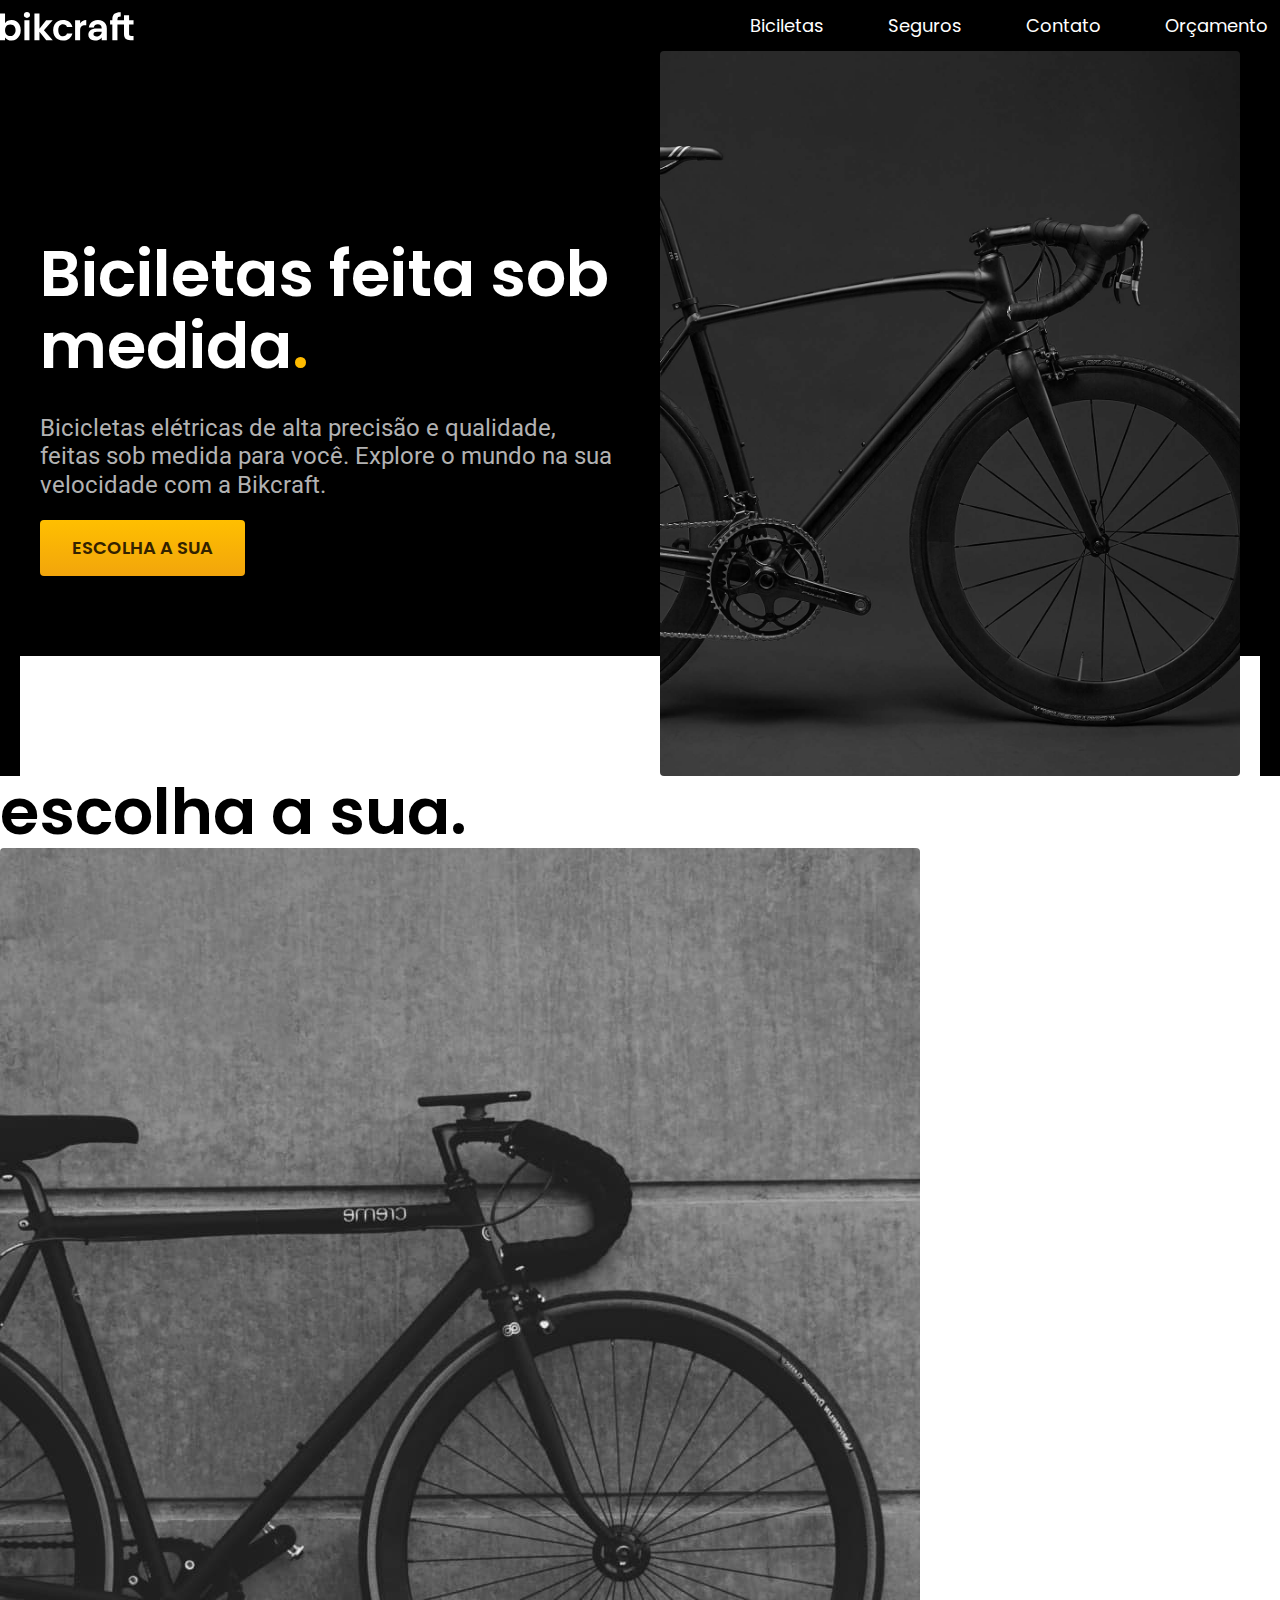
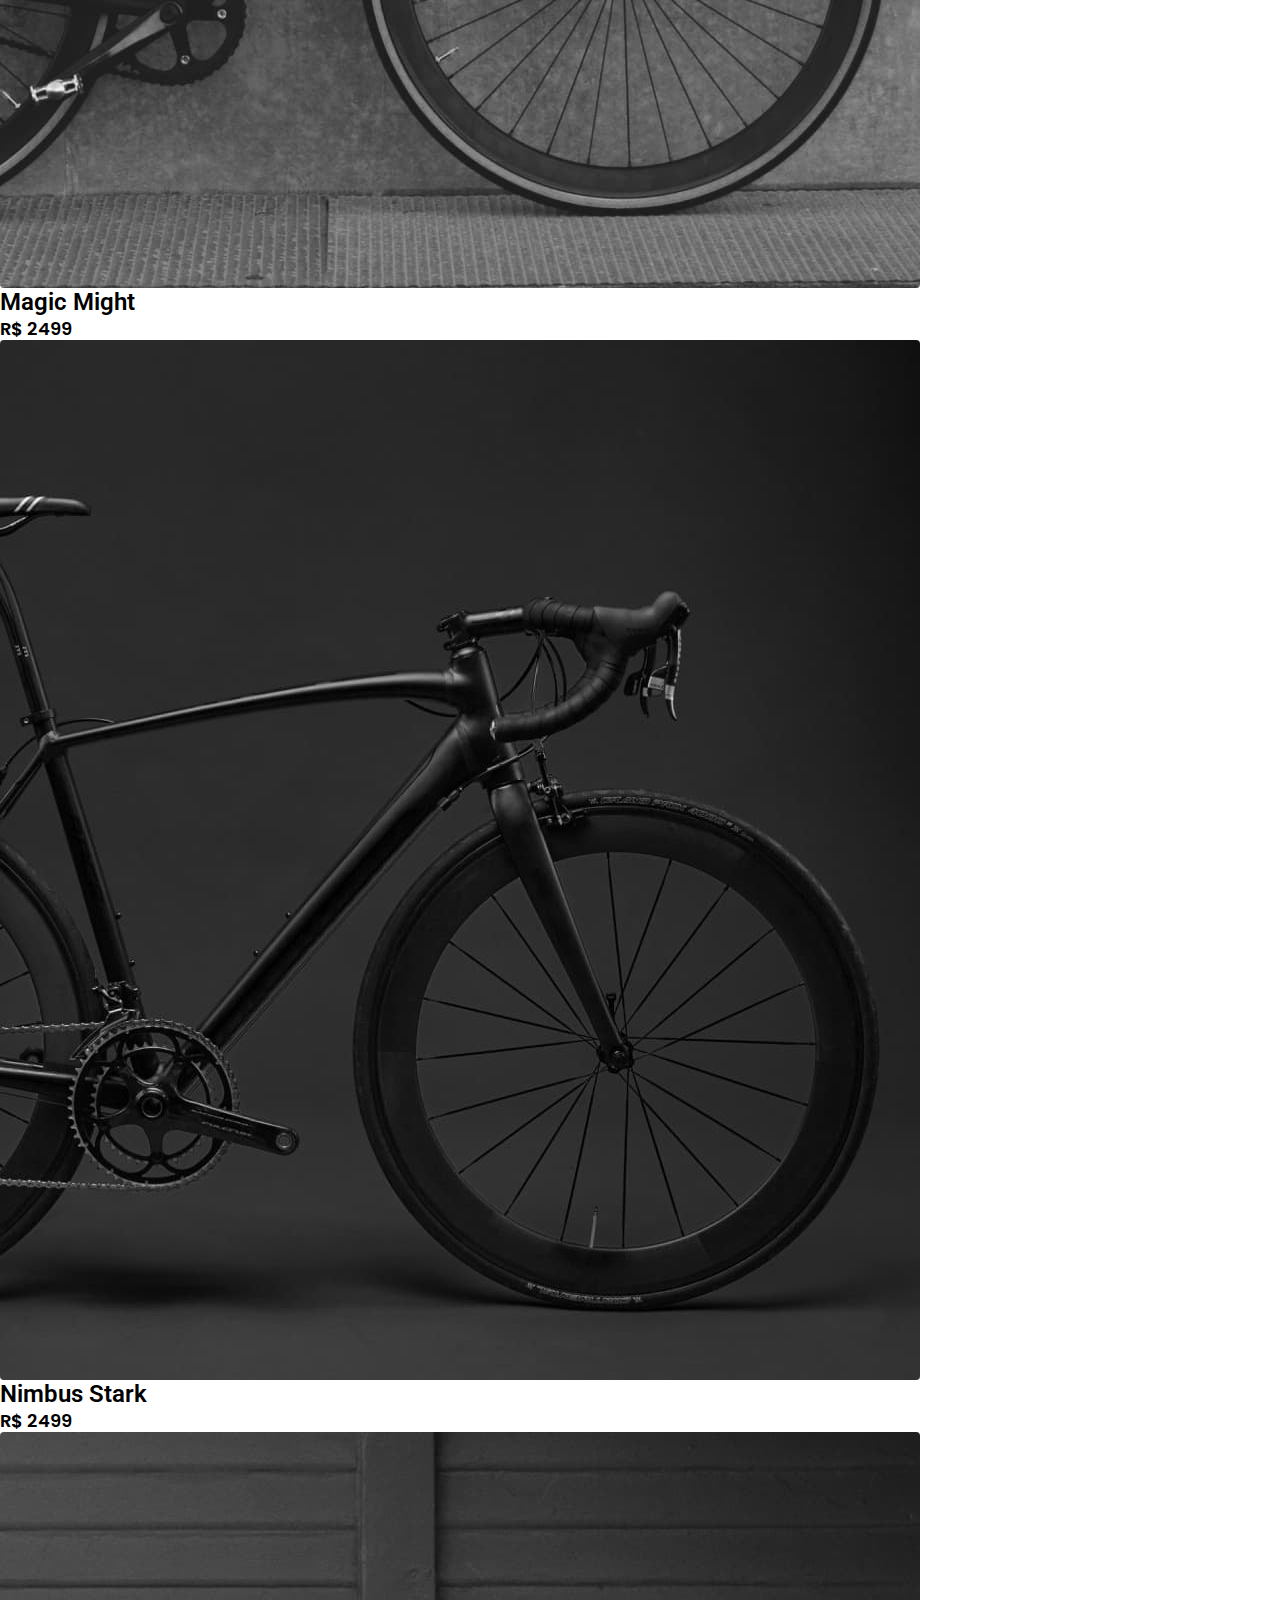
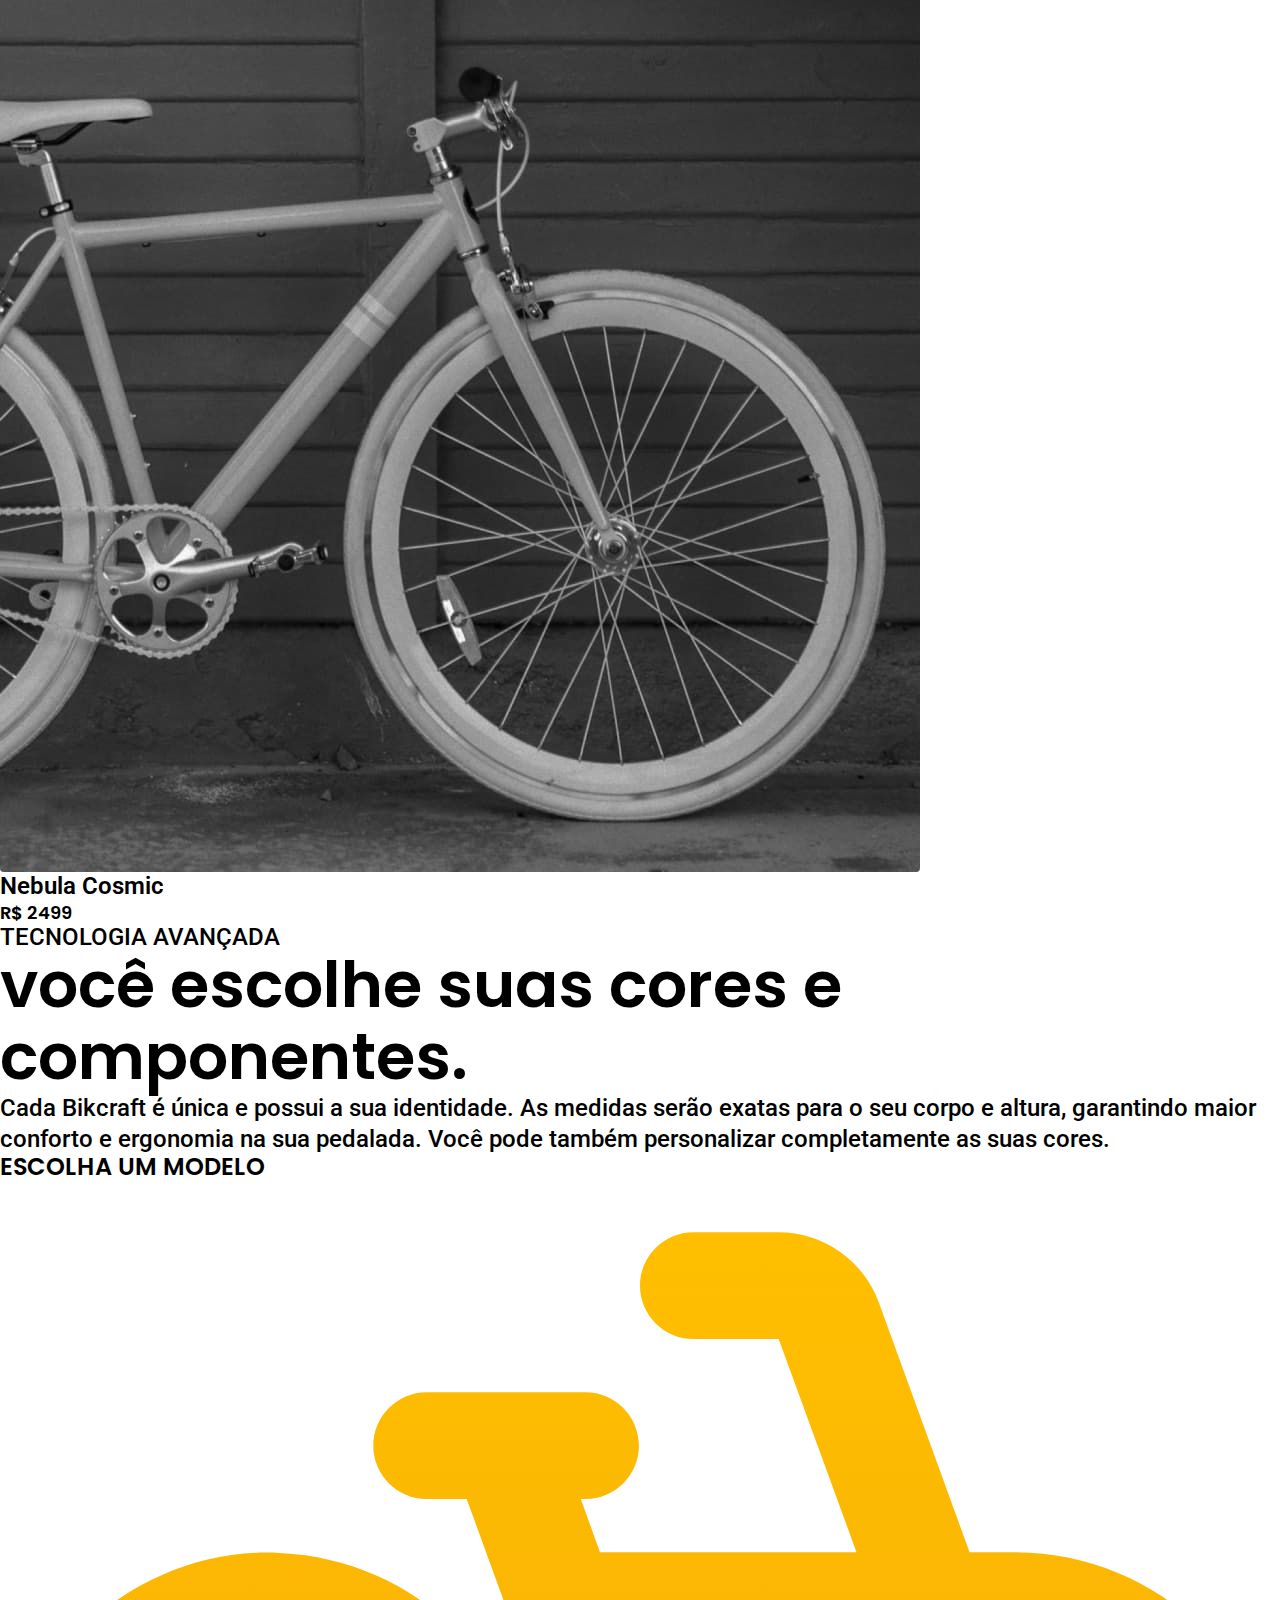
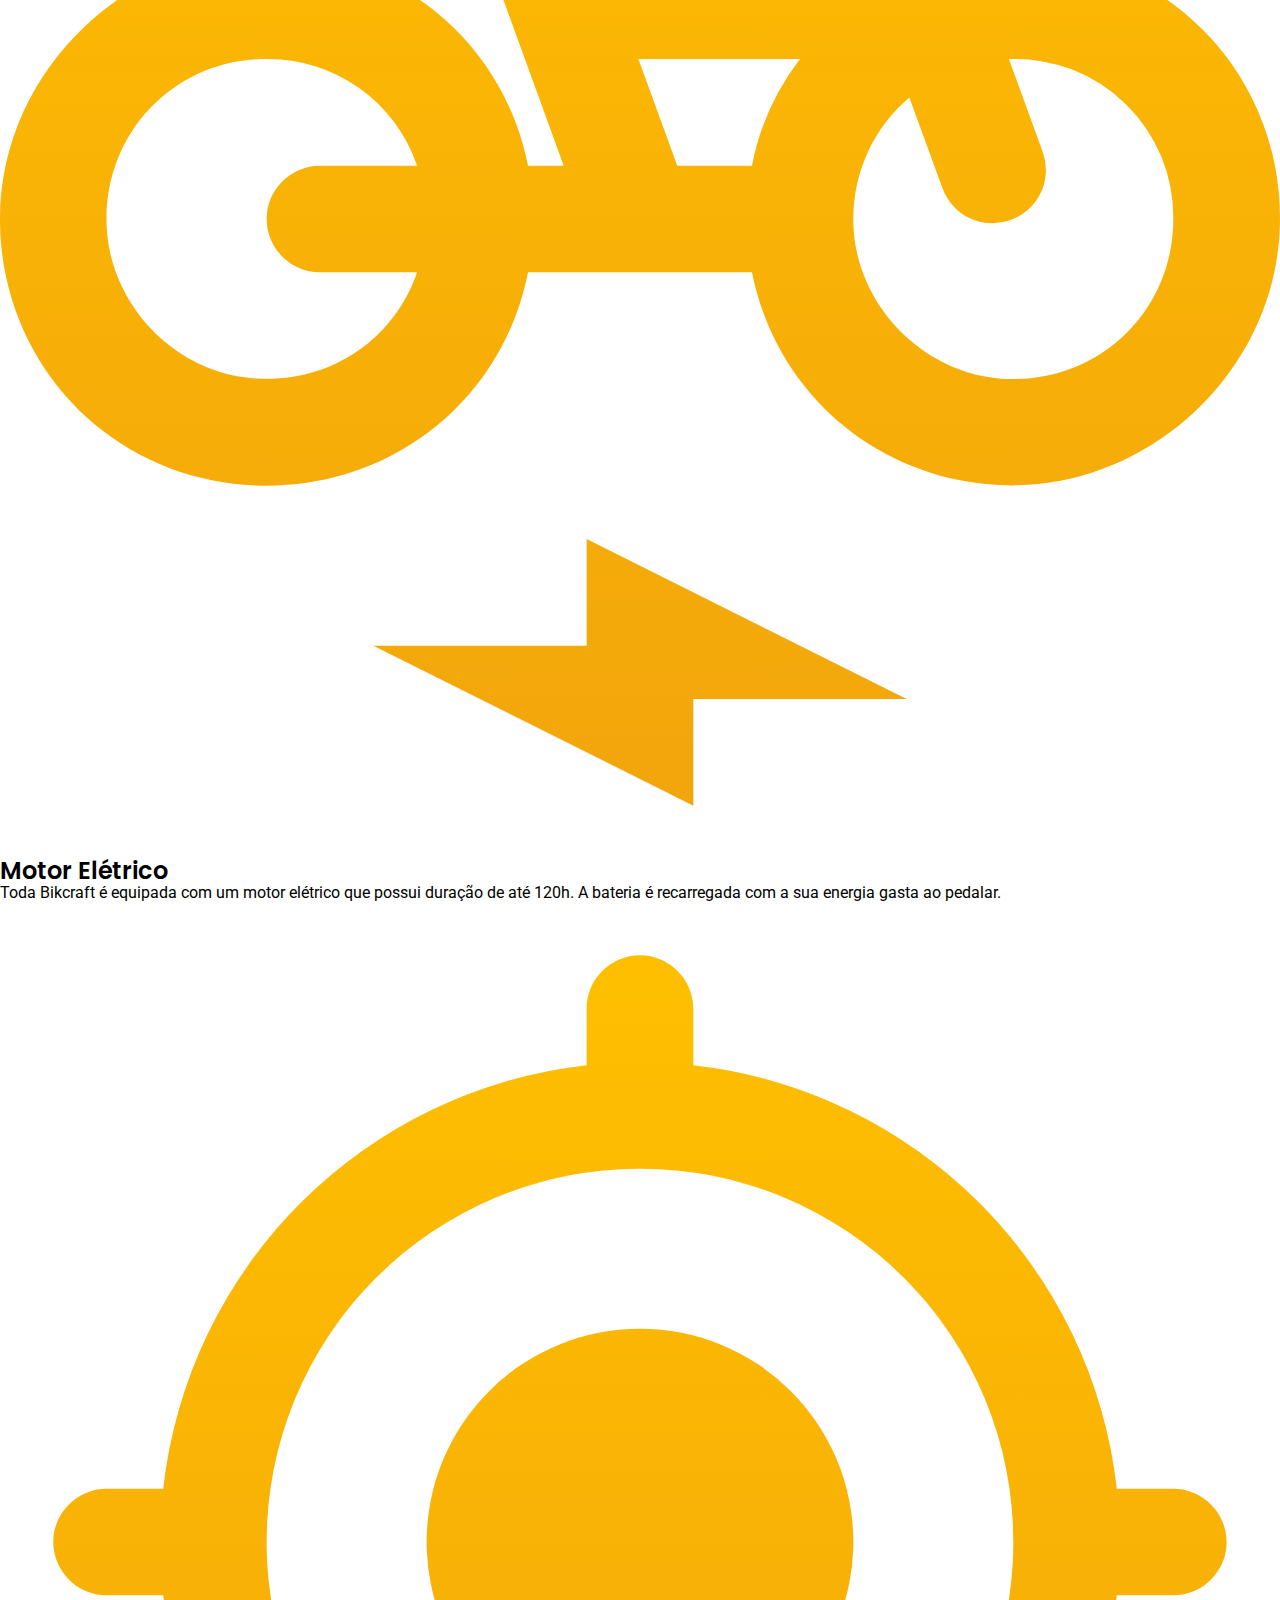
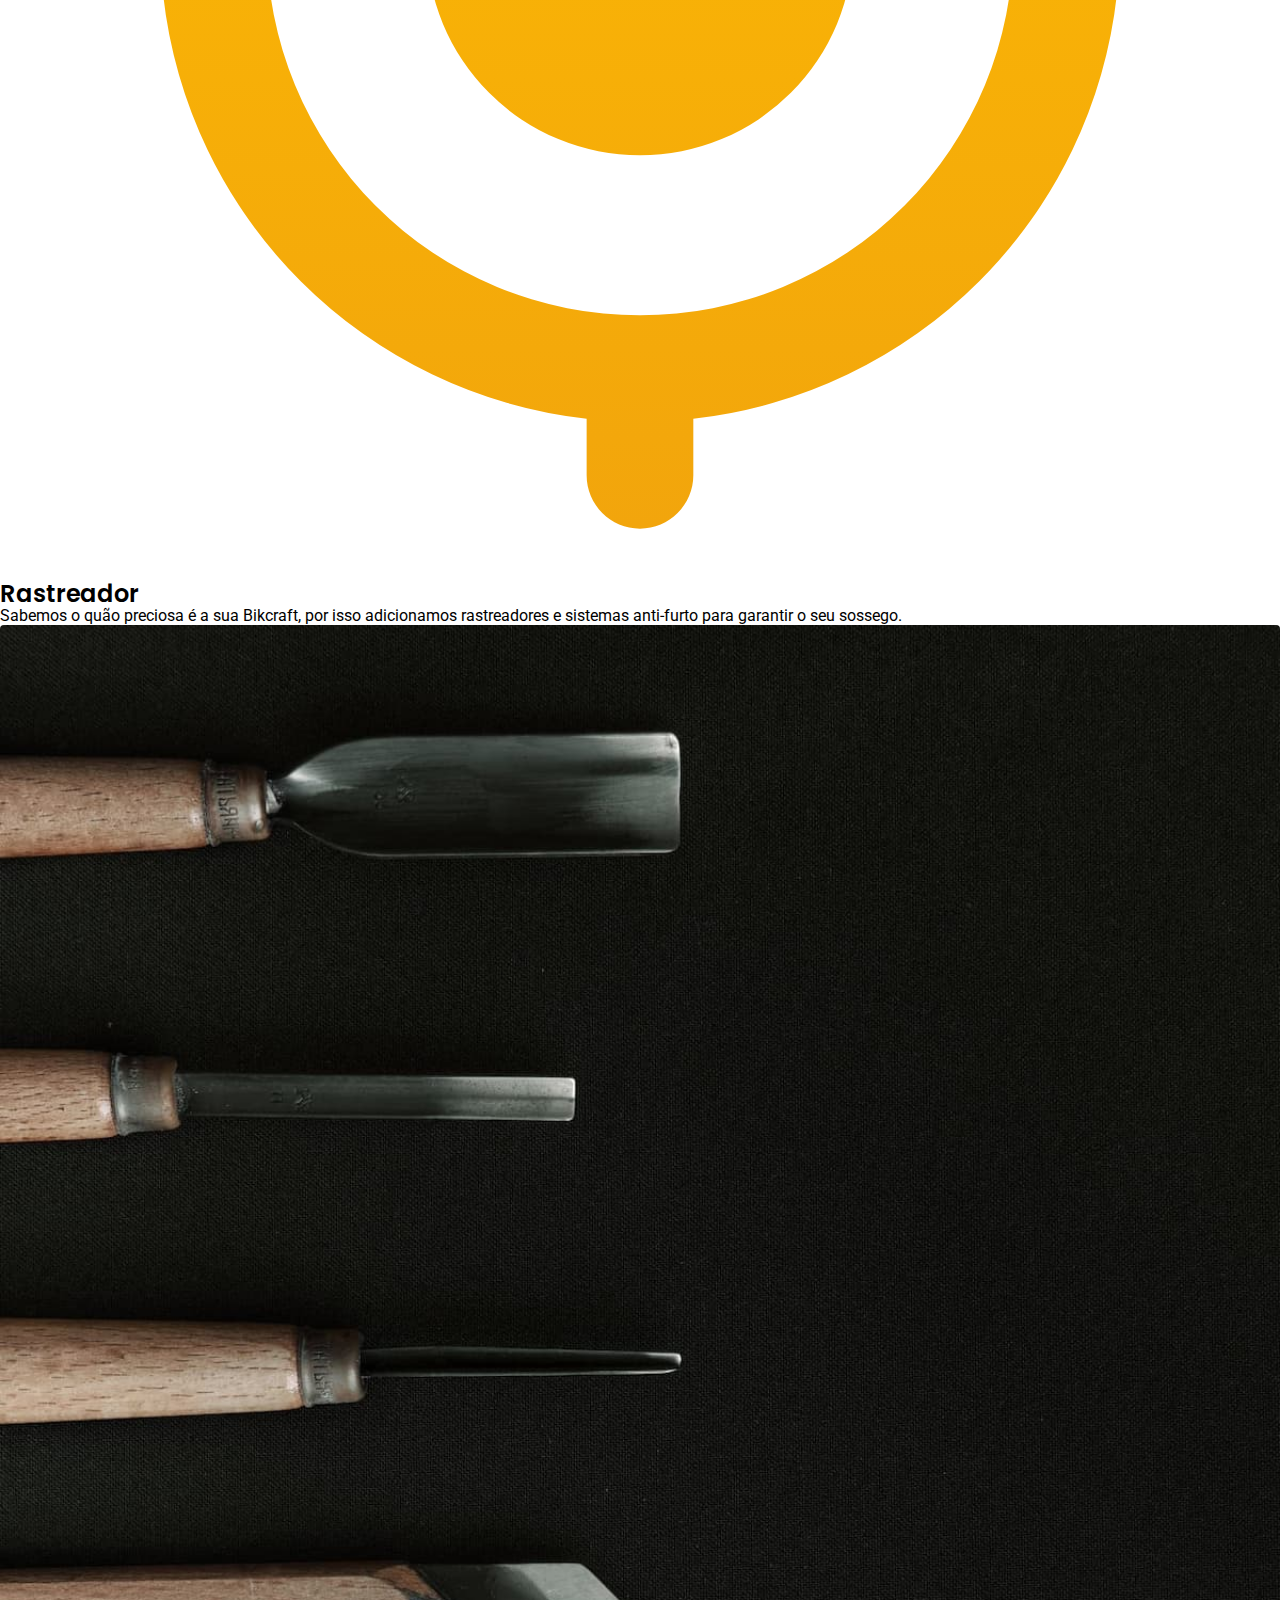
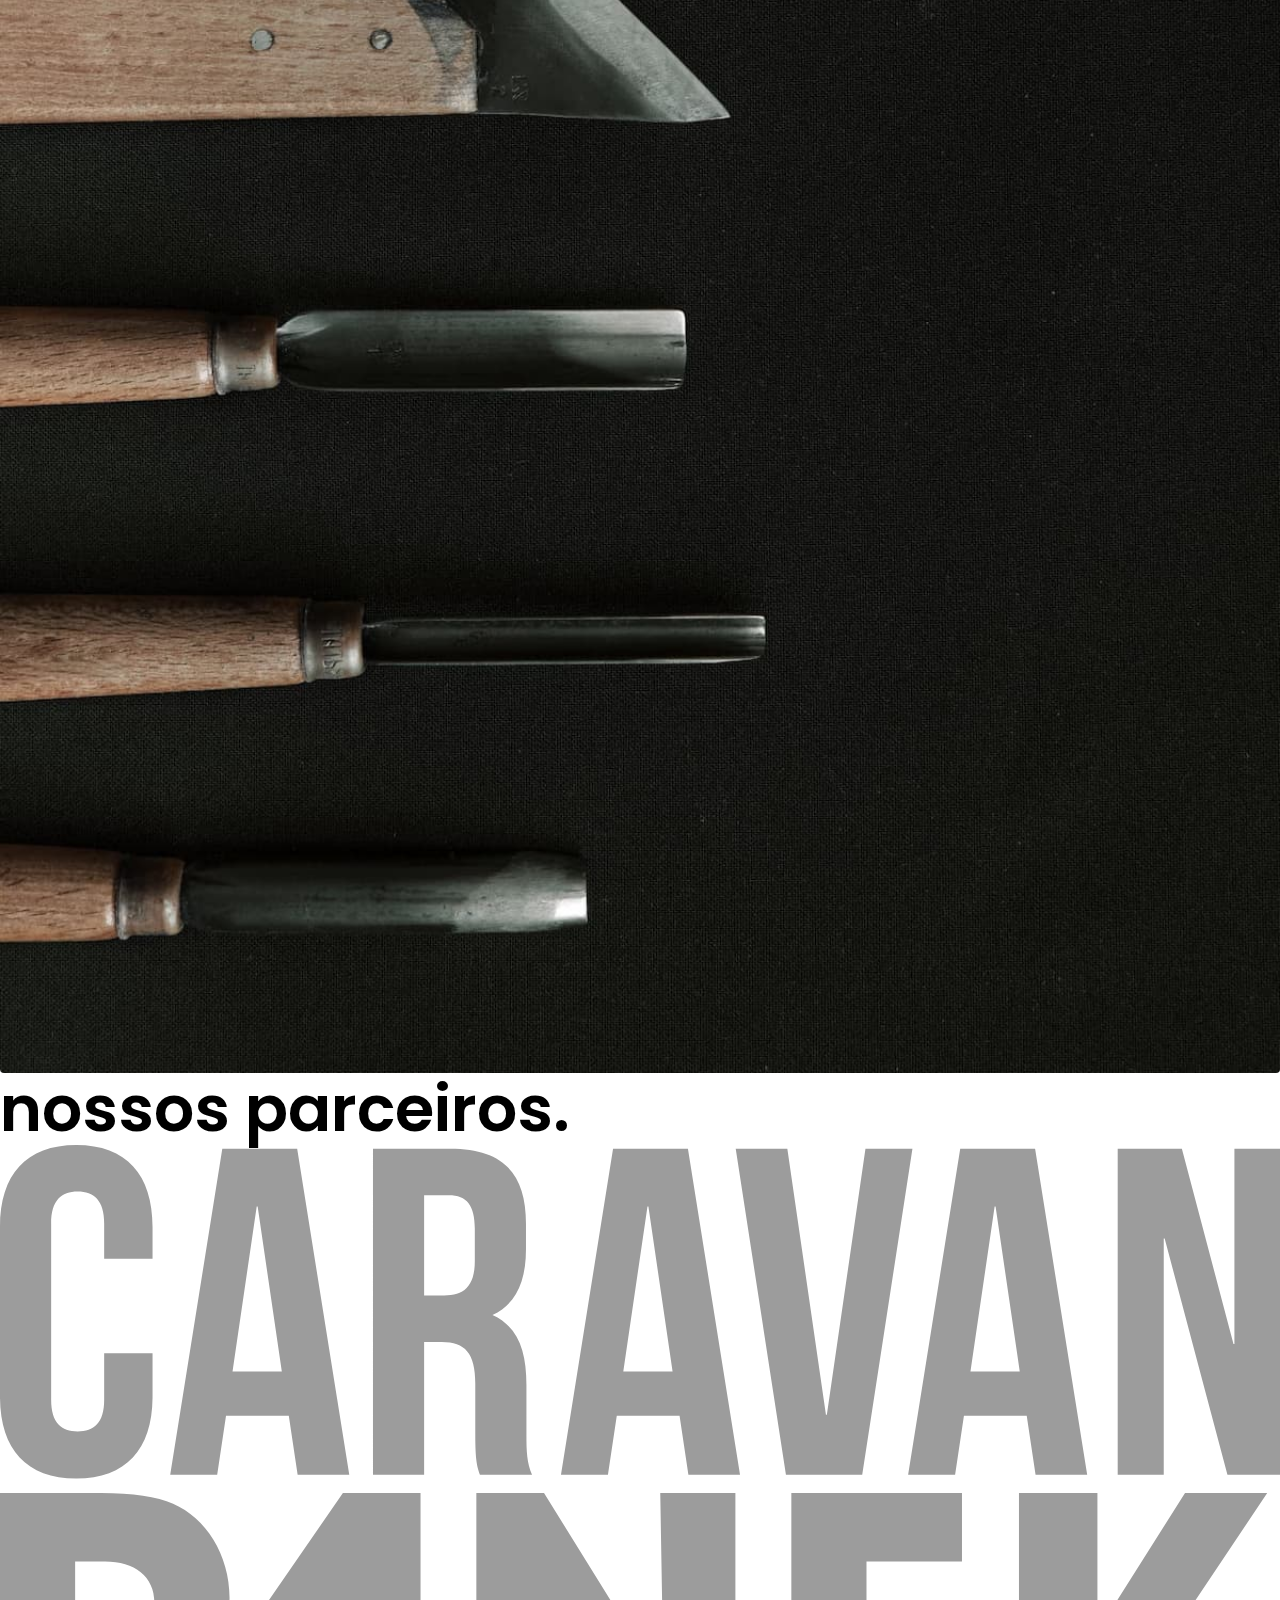
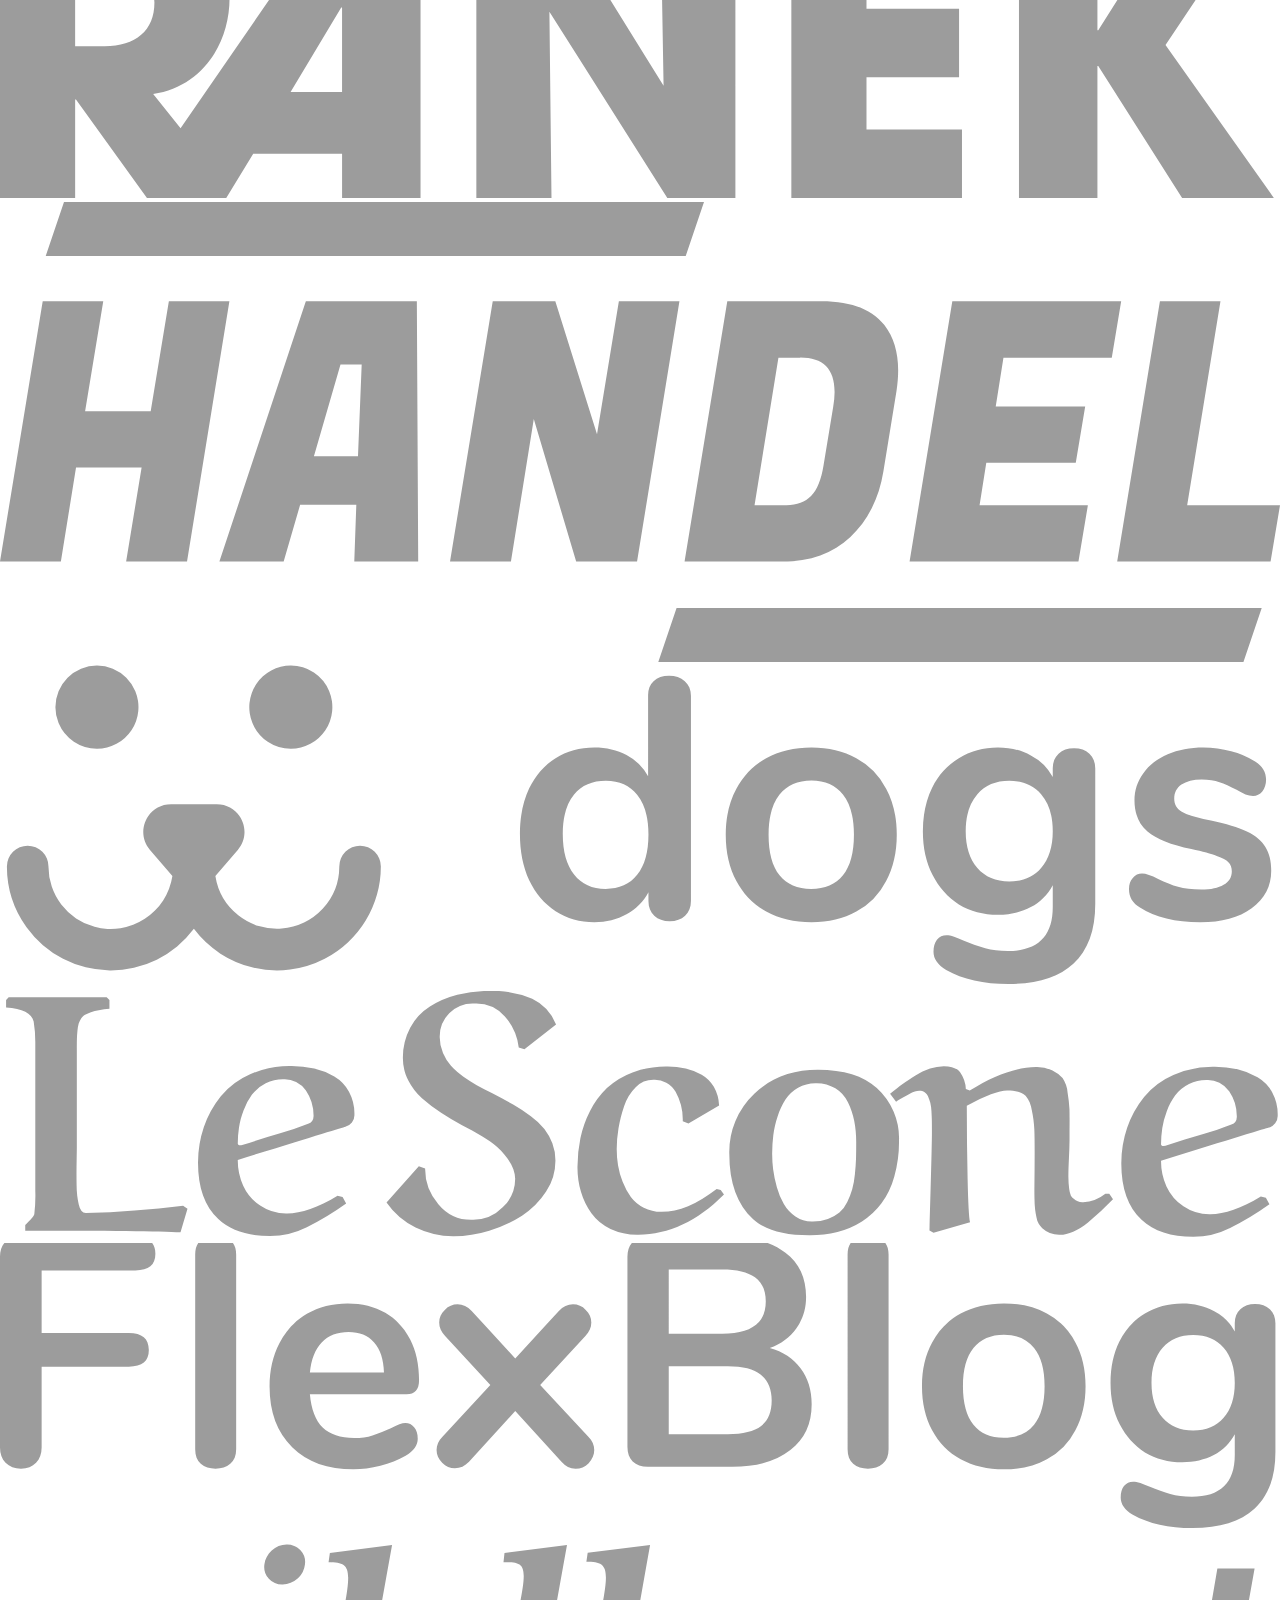
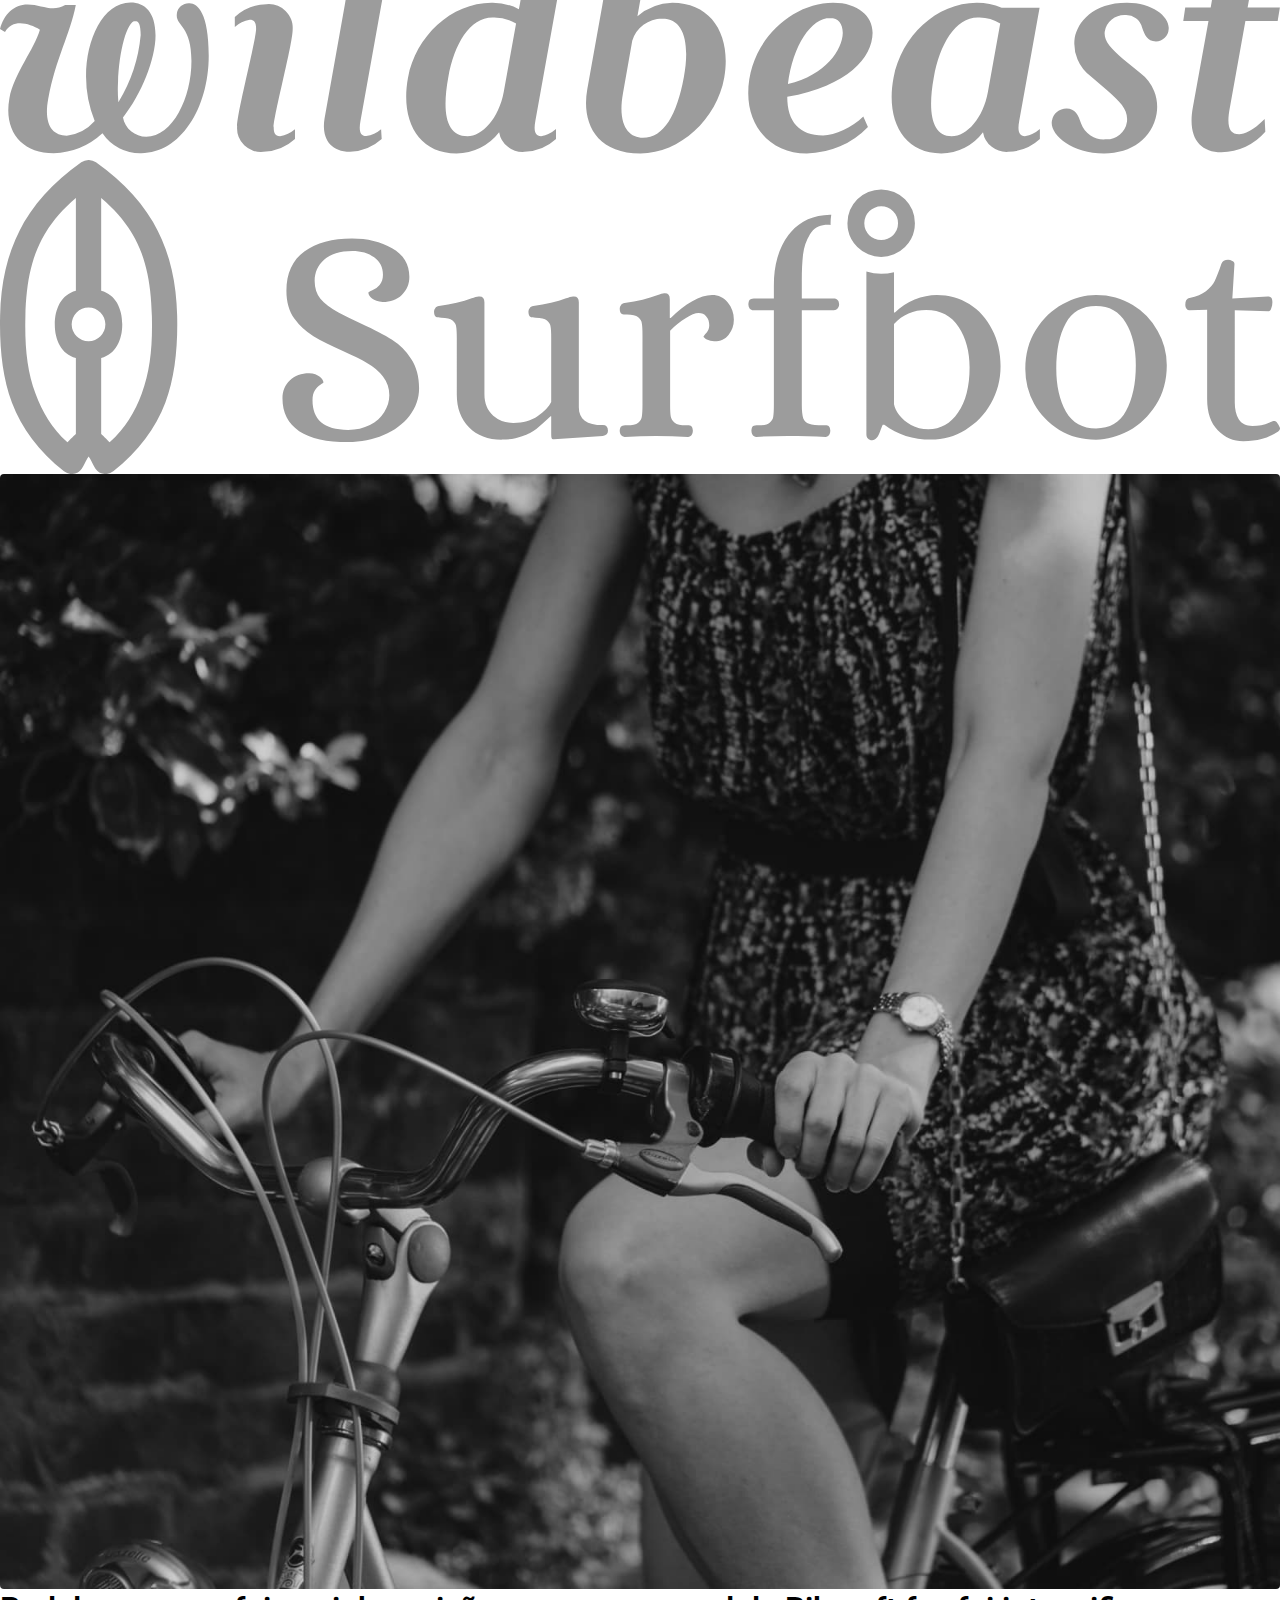
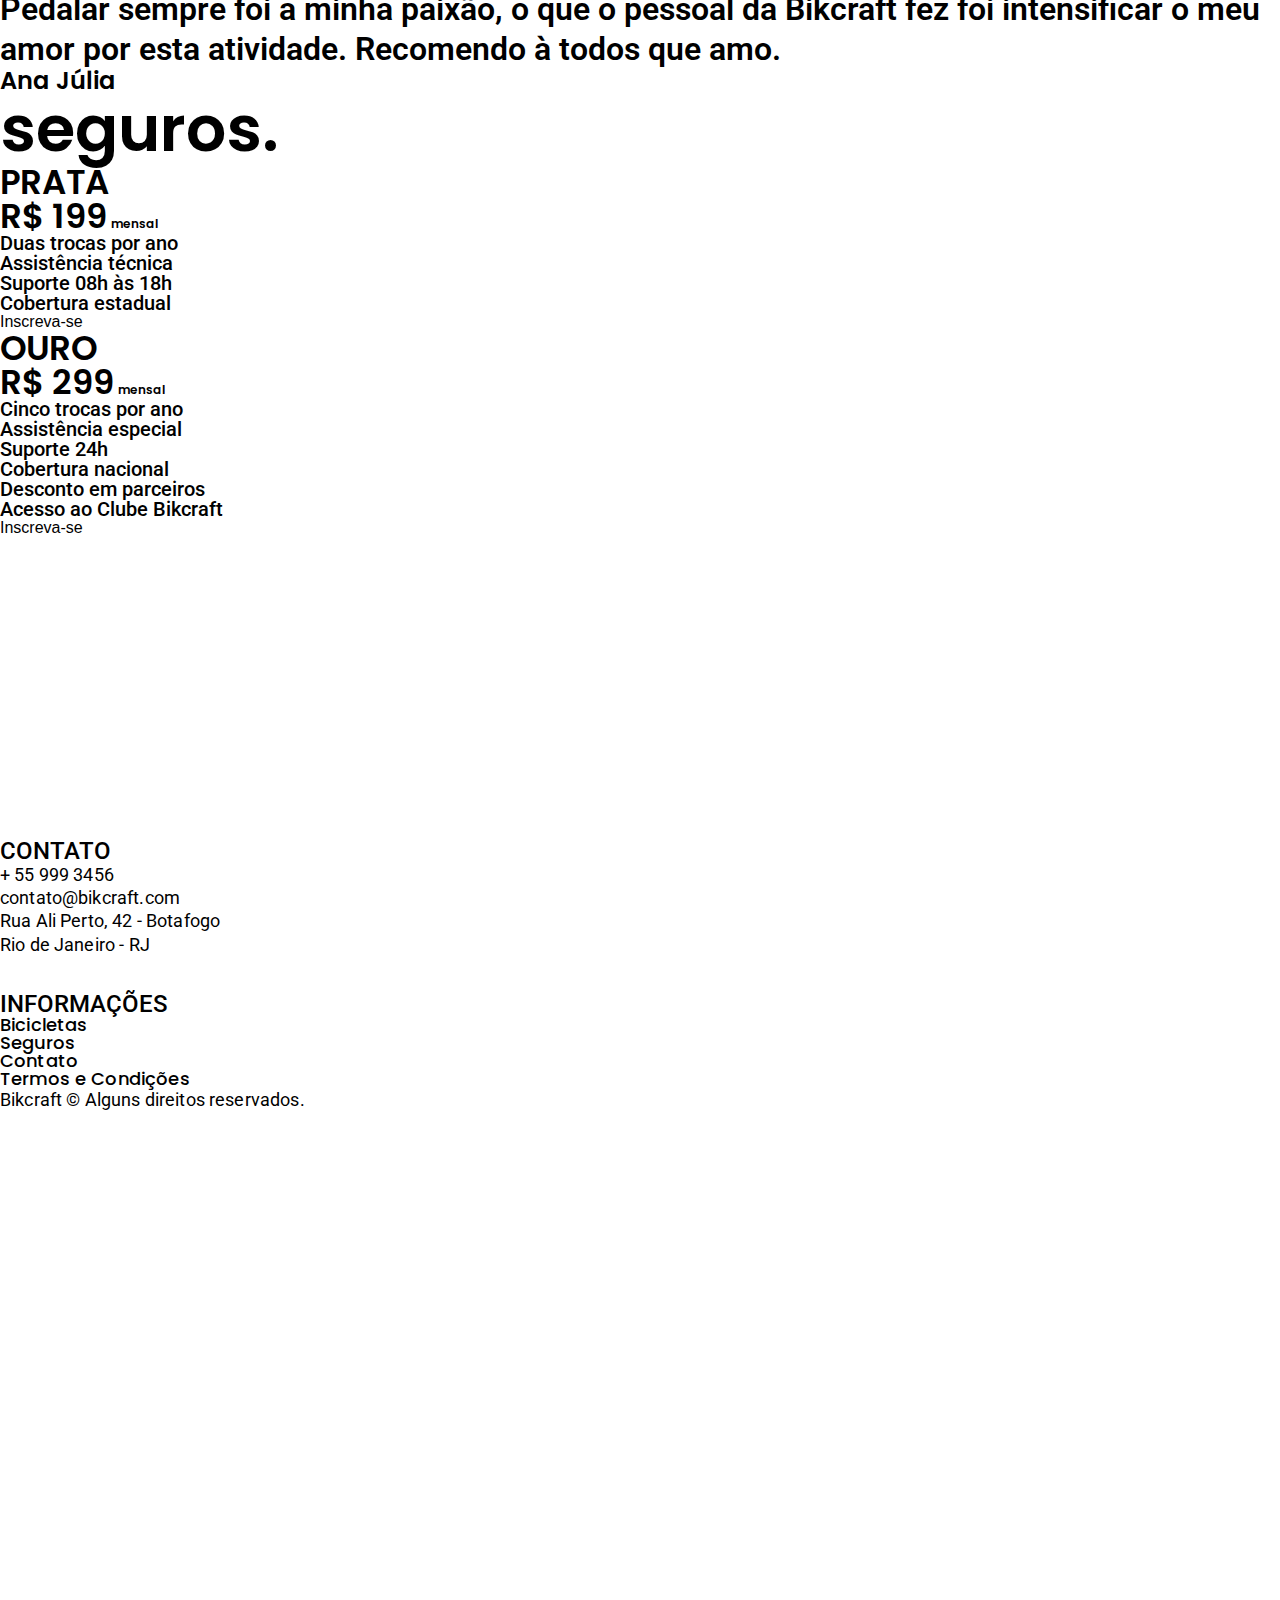
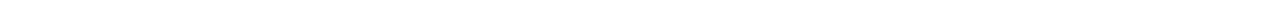
<file: index.html>
<!DOCTYPE html>
<html lang="pt-br">
<head>
    <meta charset="UTF-8">
    <meta name="viewport" content="width=device-width, initial-scale=1.0">
    <meta name="description" content="Biciletas elétricas de alta precisão e qualidade, feitas sob medida para o cliente. Explore o mundo na sua velocidade com a Bikecraft.">
    <link rel="stylesheet" href="css\style.css">

    <link rel="preconnect" href="https://fonts.googleapis.com">
    <link rel="preconnect" href="https://fonts.gstatic.com" crossorigin>
    <link href="https://fonts.googleapis.com/css2?family=Merriweather:ital,opsz,wght@1,18..144,900&family=Poppins:wght@400;600&family=Roboto:ital,wght@0,100..900;1,100..900&display=swap" rel="stylesheet">

    <title>Bikecraft - Bicicletas Elétricas</title>
</head>
<body>
    <header class="header-bg">
        <div class="header container-max" >
            <a href="./">
                <img src="img/bikcraft.svg" alt="Marca Bikcraft">
            </a>
            <nav aria-label="primaria">
                <ul class="header-menu">
                    <li><a href="./bicicletas.html">Biciletas</a></li>
                    <li><a href="./seguros.html">Seguros</a></li>
                    <li><a href="./contato/contato.html">Contato</a></li>
                    <li><a href="./orcamento/orcamento.html">Orçamento</a></li>
                </ul>
            </nav>
        </div>
    </header>

    <main class="introducao-bg">
        <div class="introducao container-max">
            <div class="introducao-conteudo">
                <h1 class="texto-grande">Biciletas feita sob medida<span class="ponto-final">.</span></h1>
                <p class="texto-medio">Bicicletas elétricas de alta precisão e qualidade, feitas sob medida para você. Explore o mundo na sua velocidade com a Bikcraft.</p>
                <a class="font-botao1" href="./bicicletas.html">Escolha a sua</a>
            </div>

            <picture>
                <source media="(max-width: 800px)" srcset="img/bicicletas/nimbus.jpg">
                <img src="img/fotos/introducao.jpg" alt="Bicicleta elétrica preta.">
            </picture>

        </div>


    </main>

    <article class="bicileta-lista-bg">
        <h2 class="texto-grande">escolha a sua<span class="ponto-final">.</span></h2>

        <ul class="bicileta-lista"> 
            
            <li>
                <a href="./bicicleta/bicicleta-Magic.html">
                    <img src="img/bicicletas/magic-home.jpg" alt="Bicicleta preta">
                    <h3 class="texto-medio-b">Magic Might</h3>
                    <span class="font-media2">R$ 2499</span>
                </a>
            </li>

            <li>
                <a href="./bicicleta/bicicleta-Nimbus.html">
                    <img src="img/bicicletas/nimbus-home.jpg" alt="Bicicleta preta">
                    <h3 class="texto-medio-b">Nimbus Stark</h3>
                    <span class="font-media2">R$ 2499</span>
                </a>
            </li>

            <li>
                <a href="./bicicleta/bicicleta-Nebula.html">
                    <img src="img/bicicletas/nebula-home.jpg" alt="Bicicleta preta">
                    <h3 class="texto-medio-b">Nebula Cosmic</h3>
                    <span class="font-media2">R$ 2499</span>
                </a>
            </li>

           
        </ul>
    </article>

    <article class="tecnologia-bg">
        <div class="tecnologia container-max">
            <div class="tecnologia-conteudo">
                
                <span class="font-Roboto-M24 cinza">Tecnologia Avançada</span>
                <h2 class="texto-grande branco">você escolhe suas cores e componentes<span class="ponto-final">.</span></h2>
                <p class="font-Roboto-M24-2 cinzaC">Cada Bikcraft é única e possui a sua identidade. As medidas serão exatas para o seu corpo e altura, garantindo maior conforto e ergonomia na sua pedalada. Você pode também personalizar completamente as suas cores.</p>
                <a href="./bicicletas.html" class="font-Poppins-SB24 upper laranja link">Escolha um modelo</a>
                

                <div class="tecnologia-vantagens">
                    <div>
                        <img src="img/icones/eletrica.svg" alt="">
                        <h3 class="font-Poppins-SB24 branco">Motor Elétrico</h3>
                        <p class="font-Roboto-416 cinzaC">Toda Bikcraft é equipada com um motor elétrico que possui duração de até 120h. A bateria é recarregada com a sua energia gasta ao pedalar.</p>
                    </div>
                    <div>
                        <img src="img/icones/rastreador.svg" alt="">
                        <h3 class="font-Poppins-SB24 branco">Rastreador</h3>
                        <p class="font-Roboto-416 cinzaC">Sabemos o quão preciosa é a sua Bikcraft, por isso adicionamos rastreadores e sistemas anti-furto para garantir o seu sossego.</p>
                    </div>
                </div>

            </div>
            <div class="tecnologia-img">
                <img src="./img/fotos/tecnologia.jpg" alt="">
            </div>
        </div>

    </article>

    <section class="parceiros">
        <h2 class="texto-grande container-max" aria-label="Nossos Parceiros">nossos parceiros<span class="ponto-final">.</span></h2>

        <ul>
            <li class="bot right"><img src="./img/parceiros/caravan.svg" alt="caravan"></li>
            <li class="bot right offright800"><img src="./img/parceiros/ranek.svg" alt="ranek"></li>
            <li class="bot right"><img src="./img/parceiros/handel.svg" alt="handel"></li>
            <li class="bot"><img src="./img/parceiros/dogs.svg" alt="dogs"></li>
            <li class="right bot800"><img src="./img/parceiros/lescone.svg" alt="lescone"></li>
            <li class="right bot800 offright800"><img src="./img/parceiros/flexblog.svg" alt="flexblog"></li>
            <li class="right"><img src="./img/parceiros/wildbeast.svg" alt="wildbeast"></li>
            <li><img src="./img/parceiros/surfbot.svg" alt="surfbot"></li>
        </ul>

    </section>

    <section class="depoimento" aria-label="Depoimento">
        <div>
            <img src="img/fotos/depoimento.jpg" alt="Pessoa em uma Bikcraft">
        </div>
        <div class="depoimento-conteudo">
            <blockquote class="texto-grande2">
                <p>Pedalar sempre foi a minha paixão, o que o pessoal da Bikcraft fez foi intensificar o meu amor por esta atividade. Recomendo à todos que amo.</p>
            </blockquote>
            <span class="font-Poppins-SB24 laranjaE">Ana Júlia</span>
        </div>
    </section>

    <article class="seguros-bg cinzaE">
        <div class="seguros-container container-max ">
            <h2 class="texto-grande branco">seguros<span class="ponto-final">.</span></h2>
           
            <div class="seguros">
                <div class="seguros-item">
                    <h3 class="font-Poppins-636 cinzaC">PRATA</h3>
                    <div>
                        <span class="font-Poppins-636 branco">R$ 199</span> 
                        <span class="font-Poppins-612 cinzaC">mensal</span>
                    </div>
                    <ul class="font-Roboto-518 branco">
                        <li>Duas trocas por ano</li>
                        <li>Assistência técnica</li>
                        <li>Suporte 08h às 18h</li>
                        <li>Cobertura estadual</li>
                    </ul>
                    <a class="botao b-cinza secundário" href="./orcamento/orcamento.html?bik-seg=seguro&plano=prata">Inscreva-se</a>
                </div>
                                      
                <div class="seguros-item">
                    <h3 class="font-Poppins-636 laranja">OURO</h3>
                    
                    <div>
                        <span class="font-Poppins-636 branco">R$ 299</span>
                        <span class="font-Poppins-612 cinzaC">mensal</span>  
                    </div>
                    
                    <ul class="font-Roboto-518 branco">
                        <li>Cinco trocas por ano</li>
                        <li>Assistência especial</li>
                        <li>Suporte 24h</li>
                        <li>Cobertura nacional</li>
                        <li>Desconto em parceiros</li>
                        <li>Acesso ao Clube Bikcraft</li>
                    </ul>
                    <a class="botao b-laranja" href="./orcamento/orcamento.html?bik-seg=seguro&plano=ouro">Inscreva-se</a>
                </div>
            </div>
        </div>

    </article>

    <footer class="footer-bg">
        <div class="footer container-max">
            <div class="footer-logo">
                <img src="img/bikcraft.svg" alt="bikcraft">
            </div>

            <div class="footer-contato">
                <h3 class="font-Roboto-M24 branco">CONTATO</h3>
                <ul class="font-Roboto-418 cinzaC">
                    <li><a href="tel:+559993456"></a>+ 55 999 3456</li>
                    <li><a href="mailto:contato@bikcraft.com"></a>contato@bikcraft.com</li>
                    <li>Rua Ali Perto, 42 - Botafogo</li>
                    <li>Rio de Janeiro - RJ</li>
                </ul>
            </div>

            <div class="footer-redes">
                <a href="./">
                    <img src="img/redes/instagram.svg" alt="">
                </a>
                <a href="./">
                    <img src="img/redes/facebook.svg" alt="">
                </a>
                <a href="./">
                    <img src="img/redes/youtube.svg" alt="">
                </a>
            </div>

            <div class="footer-informacoes">
                <h3 class="font-Roboto-M24 branco">INFORMAÇÕES</h3>
                <nav>
                    <ul class="font-Poppins-R18 cinzaC">
                        <li><a href="./bicicletas.html">Bicicletas</a></li>
                        <li><a href="./seguros.html">Seguros</a></li>
                        <li><a href="./contato/contato.html">Contato</a></li>
                        <li><a href="./termos.html">Termos e Condições</a></li>
                    </ul>
                </nav>
            </div>
        </div>

        <p class="footer-copy font-Roboto-418 cinzaC container-max">Bikcraft © Alguns direitos reservados.</p>

    </footer>



</body>
</html>
</file>
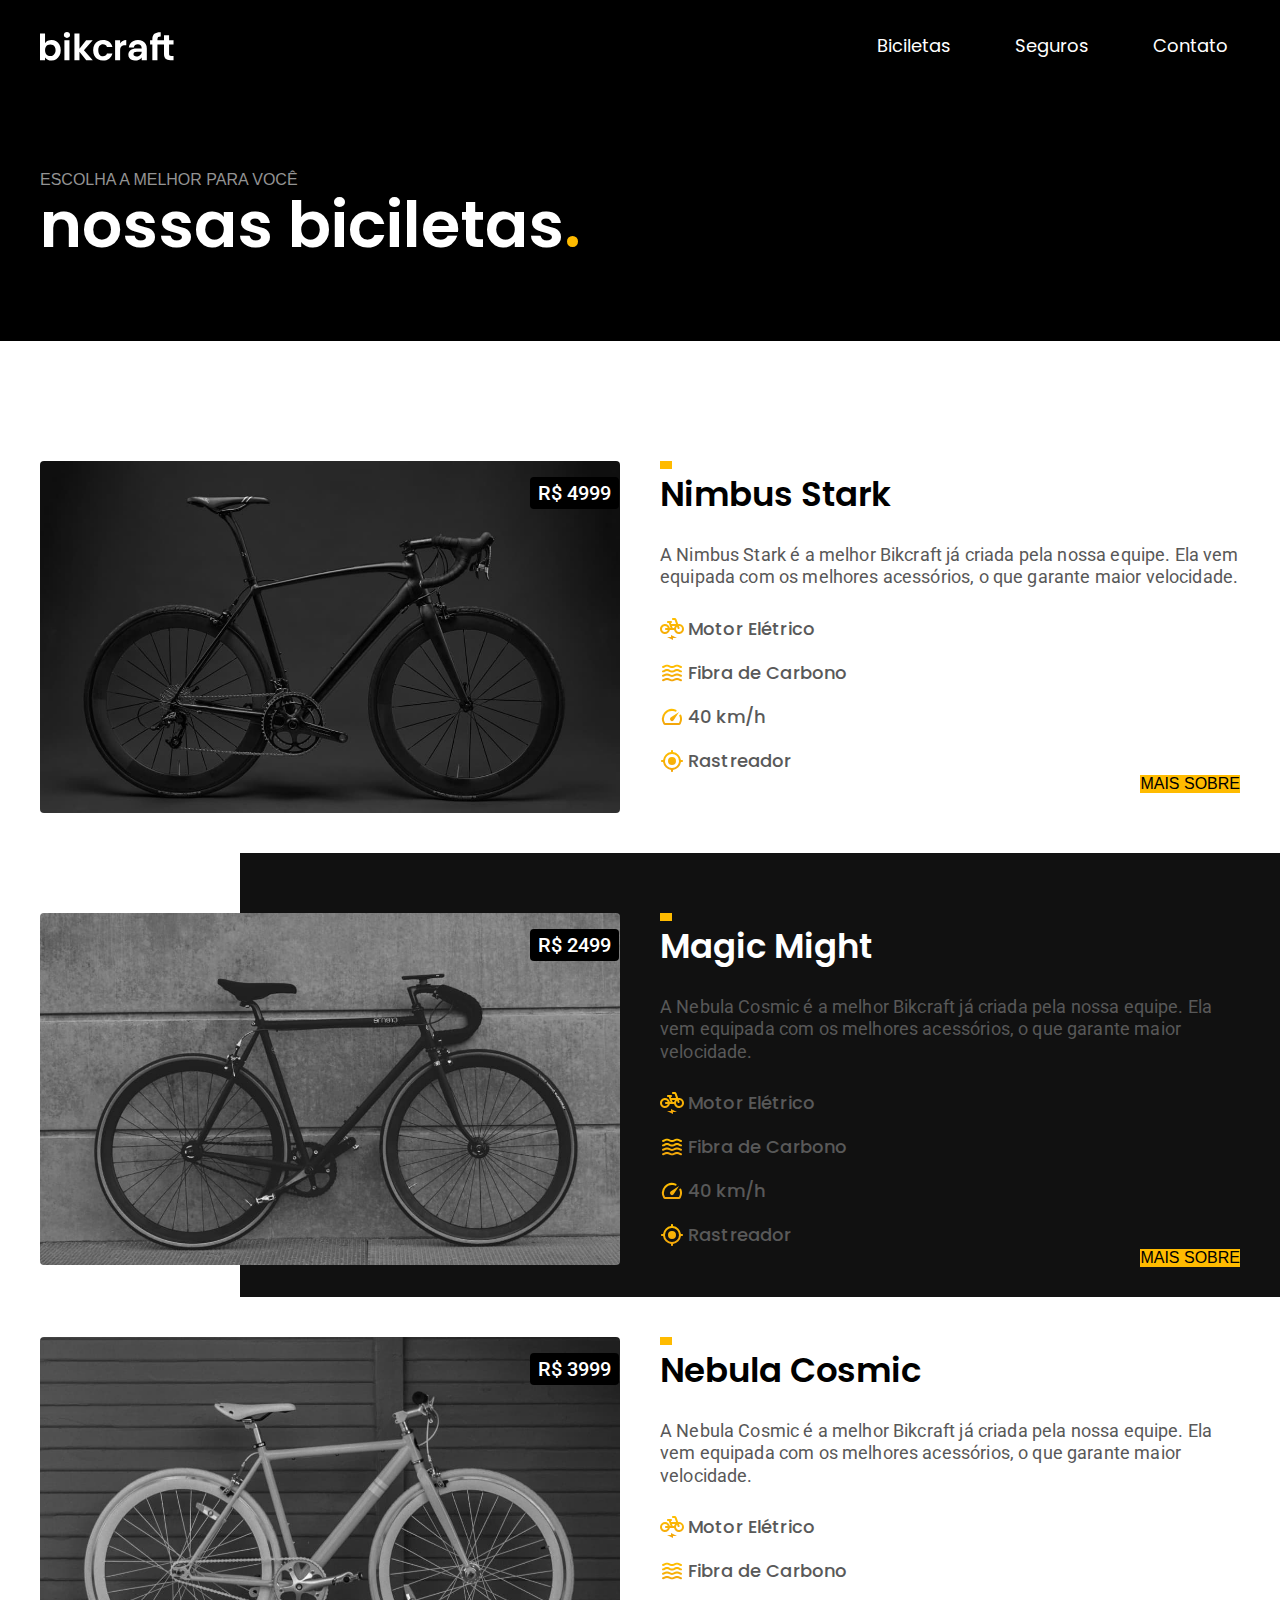
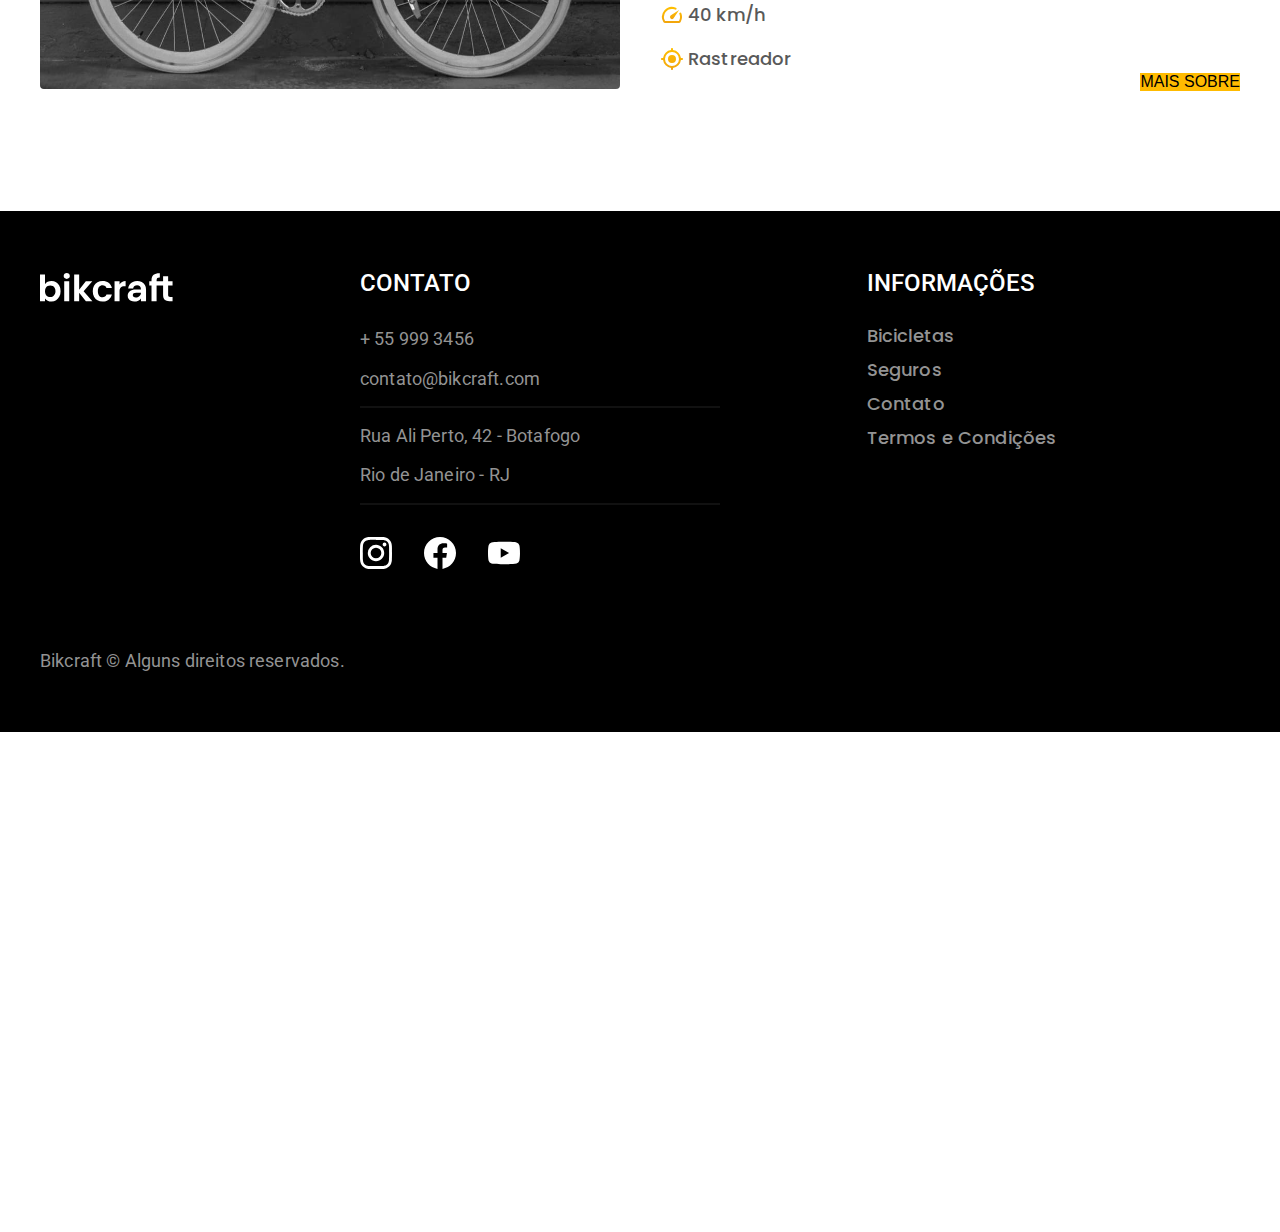
<file: bicicletas.html>
<!DOCTYPE html>
<html lang="pt-br">
<head>
    <meta charset="UTF-8">
    <meta name="viewport" content="width=device-width, initial-scale=1.0">
    <meta name="description" content="Bicicletas - Bikcraft.">
    <link rel="stylesheet" href="css/bicicletas.css">

    <link rel="preconnect" href="https://fonts.googleapis.com">
    <link rel="preconnect" href="https://fonts.gstatic.com" crossorigin>
    <link href="https://fonts.googleapis.com/css2?family=Merriweather:ital,opsz,wght@1,18..144,900&family=Poppins:wght@400;600&family=Roboto:ital,wght@0,100..900;1,100..900&display=swap" rel="stylesheet">

    <title>Bikecraft - Bicicletas</title>
</head>
<body id="biciletas">
    <header class="header-bg">
        <div class="header container-max" >
            <a href="./">
                <img src="img/bikcraft.svg" alt="Marca Bikcraft">
            </a>
            <nav aria-label="primaria">
                <ul class="header-menu">
                    <li><a href="./bicicletas.html">Biciletas</a></li>
                    <li><a href="./seguros.html">Seguros</a></li>
                    <li><a href="./contato">Contato</a></li>
                </ul>
            </nav>
        </div>
    </header>

    <main>
        <div class="titulos-bg">
            <div class="titulo container-max">
                <p class=".font-Roboto-M24 cinzaC">ESCOLHA A MELHOR PARA VOCÊ</p>
                <h1 class="font-Poppins-664 branco">nossas biciletas<span class="ponto-final">.</span></h1>
            </div>
        </div>
        
        <div class="bicicletas-container ">
            <div class="nimbus container-max">

                <div class="nimbus-img">
                    <img src="img/bicicletas/nimbus.jpg" alt="Bicileta Nimbus">
                </div>
                <div class="nimbus-texto">
                    <h3 class="font-Poppins-636 quadradinho">Nimbus Stark<span class="font-Roboto-518 preco">R$ 4999</span></h3>
                    <p class="font-Roboto-418 cinza">A Nimbus Stark é a melhor Bikcraft já criada pela nossa equipe. Ela vem equipada com os melhores acessórios, o que garante maior velocidade.</p>

                    <div class="container-lista">
                        <ul class="bicileta-item font-Poppins-R18 cinzaSE">
                            <li><img src="img/icones/eletrica.svg" alt=""><p>Motor Elétrico</p></li>
                            <li><img src="img/icones/carbono.svg" alt=""><p>Fibra de Carbono</p></li>
                            <li><img src="img/icones/velocidade.svg" alt=""><p>40 km/h</p></li>
                            <li><img src="img/icones/rastreador.svg" alt=""><p>Rastreador</p></li>
                        </ul>
                        <div class="container-botao">
                            <a class="botao-seta b-laranja" href="">MAIS SOBRE </a>
                        </div>
                    </div>
                </div>

                <div class="item-bg">
                    <div class="nimbus-img">
                        <img src="img/bicicletas/magic.jpg" alt="Bicileta Nimbus">
                    </div>
                    <div class="nimbus-texto">
                        <h3 class="font-Poppins-636 branco quadradinho">Magic Might<span class="font-Roboto-518 preco">R$ 2499</span></h3>
                        <p class="font-Roboto-418 cinza">A Nebula Cosmic é a melhor Bikcraft já criada pela nossa equipe. Ela vem equipada com os melhores acessórios, o que garante maior velocidade.</p>
                        <div class="container-lista">
                            <ul class="bicileta-item font-Poppins-R18 cinzaSE">
                                <li><img src="img/icones/eletrica.svg" alt=""><p>Motor Elétrico</p></li>
                                <li><img src="img/icones/carbono.svg" alt=""><p>Fibra de Carbono</p></li>
                                <li><img src="img/icones/velocidade.svg" alt=""><p>40 km/h</p></li>
                                <li><img src="img/icones/rastreador.svg" alt=""><p>Rastreador</p></li>
                            </ul>
                            <div class="container-botao">
                                <a class="botao-seta b-laranja" href="">MAIS SOBRE </a>
                            </div>
                        </div>
                    </div>
                </div>


                <div class="nimbus-img">
                    <img src="img/bicicletas/nebula.jpg" alt="Bicileta Nimbus">
                </div>
                <div class="nimbus-texto">
                    <h3 class="font-Poppins-636 quadradinho">Nebula Cosmic<span class="font-Roboto-518 preco">R$ 3999</span></h3>
                    <p class="font-Roboto-418 cinza">A Nebula Cosmic é a melhor Bikcraft já criada pela nossa equipe. Ela vem equipada com os melhores acessórios, o que garante maior velocidade.</p>

                    <div class="container-lista">
                        <ul class="bicileta-item font-Poppins-R18 cinzaSE">
                            <li><img src="img/icones/eletrica.svg" alt=""><p>Motor Elétrico</p></li>
                            <li><img src="img/icones/carbono.svg" alt=""><p>Fibra de Carbono</p></li>
                            <li><img src="img/icones/velocidade.svg" alt=""><p>40 km/h</p></li>
                            <li><img src="img/icones/rastreador.svg" alt=""><p>Rastreador</p></li>
                        </ul>
                        <div class="container-botao">
                            <a class="botao-seta b-laranja" href="./">MAIS SOBRE </a>
                        </div>
                    </div>
                </div>
            </div>

        </div>
        
    </main>

    <footer class="footer-bg">
        <div class="footer container-max">
            <div class="footer-logo">
                <img src="img/bikcraft.svg" alt="bikcraft">
            </div>

            <div class="footer-contato">
                <h3 class="font-Roboto-M24 branco">CONTATO</h3>
                <ul class="font-Roboto-418 cinzaC">
                    <li><a href="tel:+559993456"></a>+ 55 999 3456</li>
                    <li><a href="mailto:contato@bikcraft.com"></a>contato@bikcraft.com</li>
                    <li>Rua Ali Perto, 42 - Botafogo</li>
                    <li>Rio de Janeiro - RJ</li>
                </ul>
            </div>

            <div class="footer-redes">
                <a href="./">
                    <img src="img/redes/instagram.svg" alt="">
                </a>
                <a href="./">
                    <img src="img/redes/facebook.svg" alt="">
                </a>
                <a href="./">
                    <img src="img/redes/youtube.svg" alt="">
                </a>
            </div>

            <div class="footer-informacoes">
                <h3 class="font-Roboto-M24 branco">INFORMAÇÕES</h3>
                <nav>
                    <ul class="font-Poppins-R18 cinzaC">
                        <li><a href="./bicicletas.html">Bicicletas</a></li>
                        <li><a href="./seguros.html">Seguros</a></li>
                        <li><a href="">Contato</a></li>
                        <li><a href="./termos.html">Termos e Condições</a></li>
                    </ul>
                </nav>
            </div>
        </div>

        <p class="footer-copy font-Roboto-418 cinzaC container-max">Bikcraft © Alguns direitos reservados.</p>

    </footer>
</file>
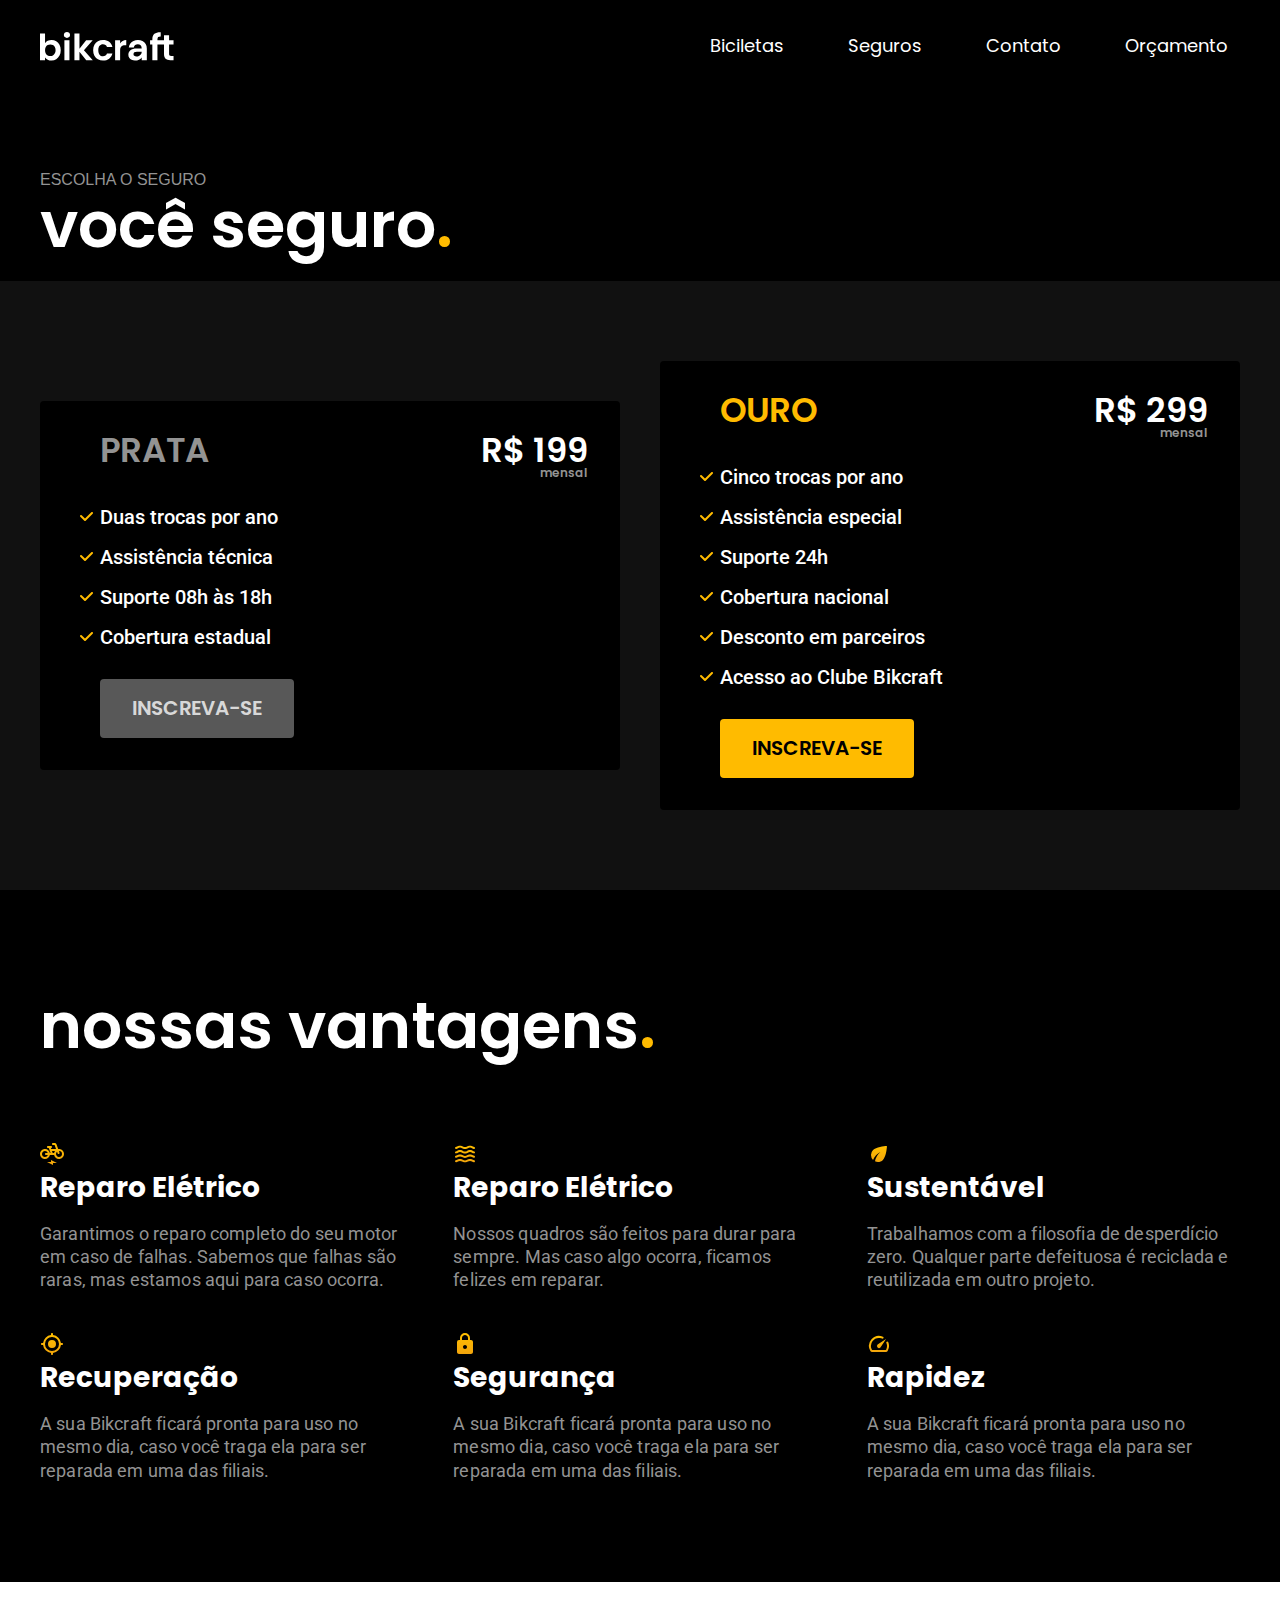
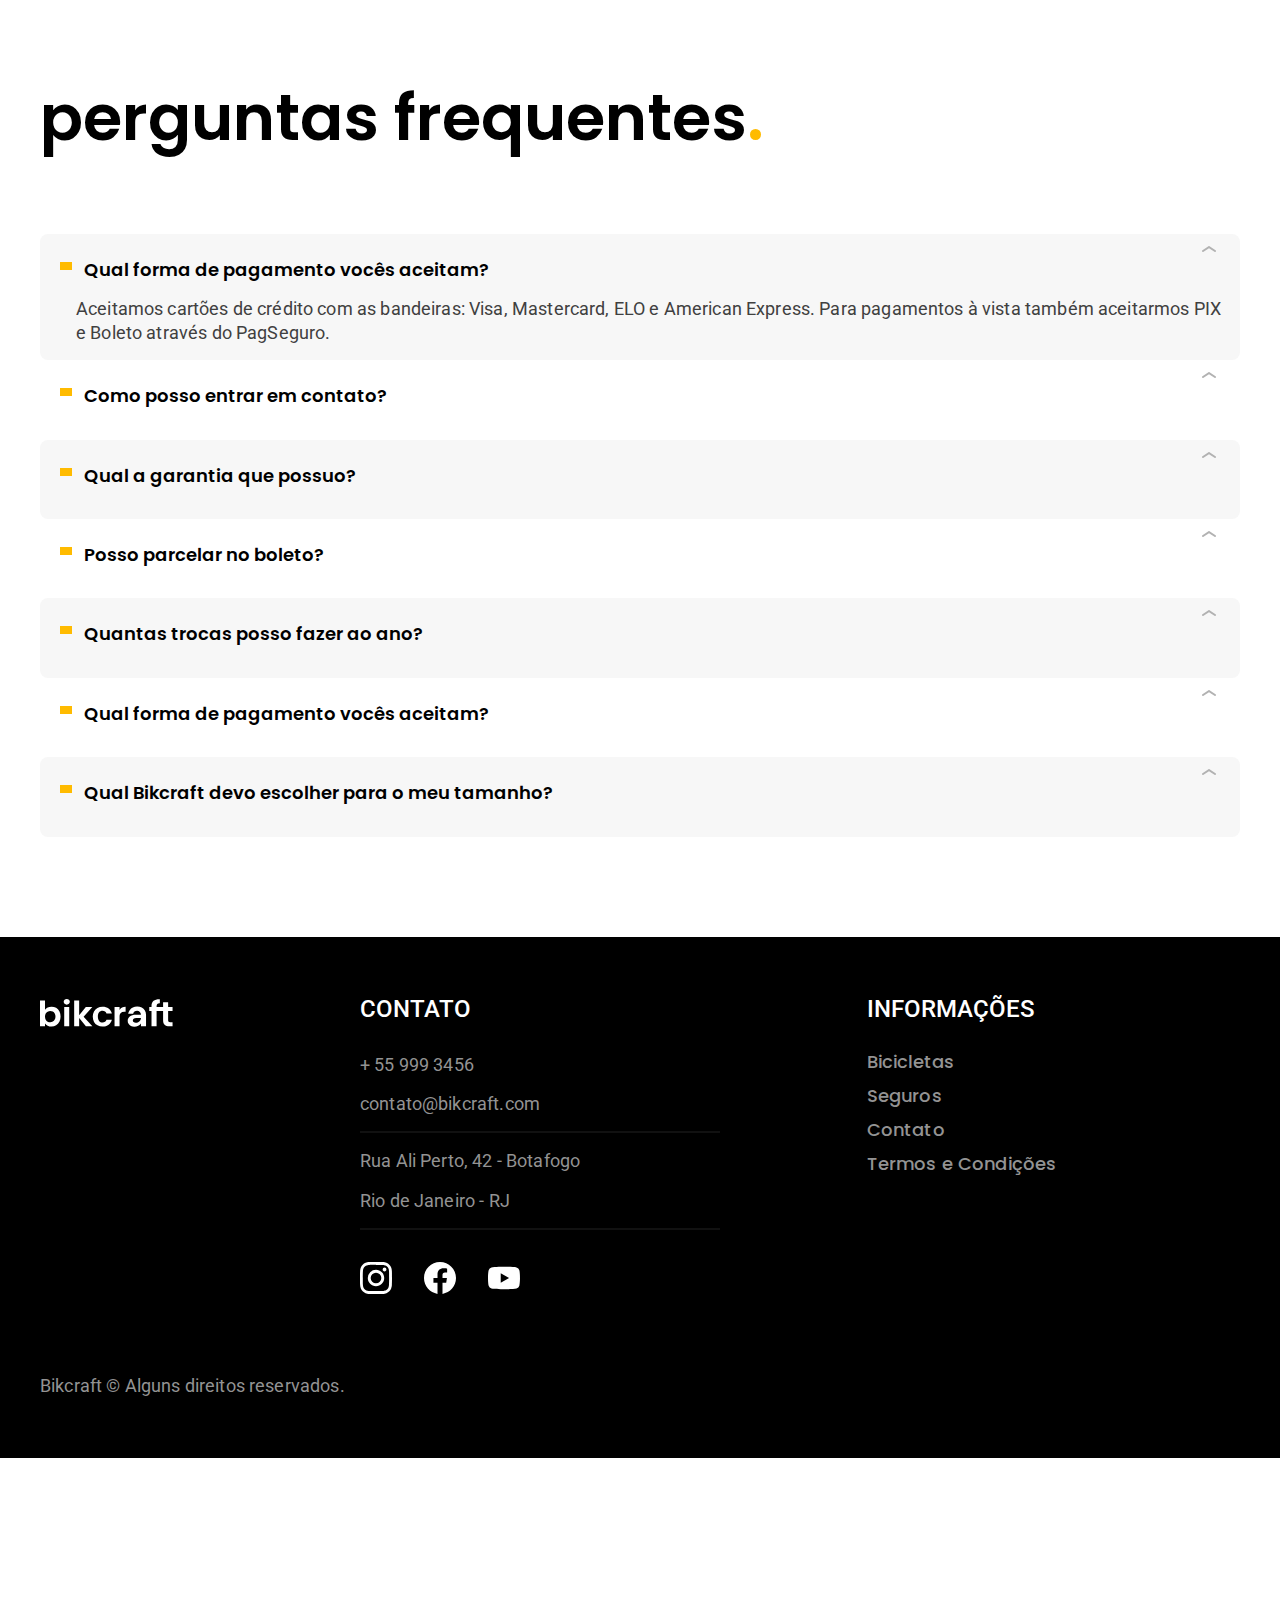
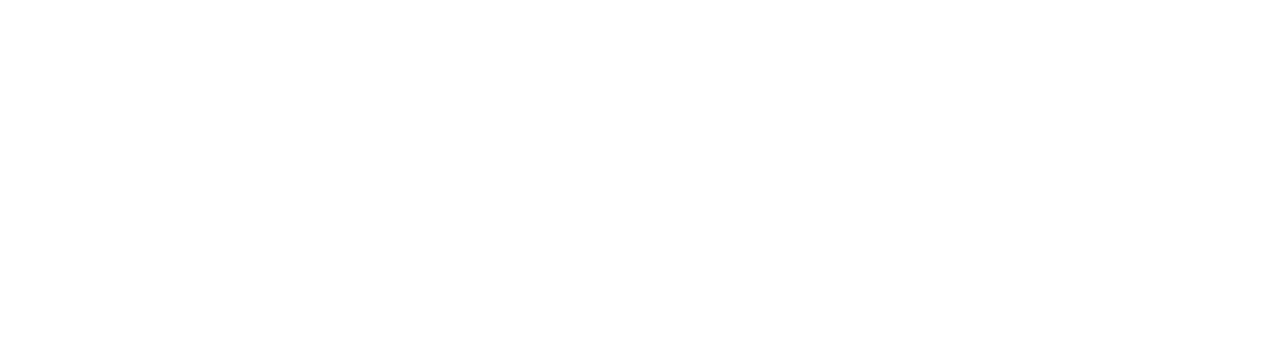
<file: seguros.html>
<!DOCTYPE html>
<html lang="pt-br">
<head>
    <meta charset="UTF-8">
    <meta name="viewport" content="width=device-width, initial-scale=1.0">
    <meta name="description" content="Seguros - Bikcraft.">
    <link rel="stylesheet" href="css/seguros.css">
    <link rel="stylesheet" href="css/home/seguros.css">

    <link rel="preconnect" href="https://fonts.googleapis.com">
    <link rel="preconnect" href="https://fonts.gstatic.com" crossorigin>
    <link href="https://fonts.googleapis.com/css2?family=Merriweather:ital,opsz,wght@1,18..144,900&family=Poppins:wght@400;600&family=Roboto:ital,wght@0,100..900;1,100..900&display=swap" rel="stylesheet">

    <title>Bikecraft - Seguros</title>
</head>
<body id="biciletas">
    <header class="header-bg">
        <div class="header container-max" >
            <a href="./">
                <img src="img/bikcraft.svg" alt="Marca Bikcraft">
            </a>
            <nav aria-label="primaria">
                <ul class="header-menu">
                    <li><a href="./bicicletas.html">Biciletas</a></li>
                    <li><a href="./seguros.html">Seguros</a></li>
                    <li><a href="./contato/contato.html">Contato</a></li>
                    <li><a href="./orcamento/orcamento.html">Orçamento</a></li>
                </ul>
            </nav>
        </div>
    </header>

    <main>
        <div class="titulos-bg">
            <div class="titulo container-max">
                <p class=".font-Roboto-M24 cinzaC">ESCOLHA O SEGURO</p>
                <h1 class="font-Poppins-664 branco">você seguro<span class="ponto-final">.</span></h1>
            </div>
        </div>

        <article class="seguros-bg cinzaE">
        <div class="seguros-container container-max ">
           
            <div class="seguros">
                <div class="seguros-item">
                    <h3 class="font-Poppins-636 cinzaC">PRATA</h3>
                    <div>
                        <span class="font-Poppins-636 branco">R$ 199</span> 
                        <span class="font-Poppins-612 cinzaC">mensal</span>
                    </div>
                    <ul class="font-Roboto-518 branco">
                        <li>Duas trocas por ano</li>
                        <li>Assistência técnica</li>
                        <li>Suporte 08h às 18h</li>
                        <li>Cobertura estadual</li>
                    </ul>
                    <a class="botao b-cinza secundário" href="./orcamento/orcamento.html?bik-seg=seguro&plano=prata">Inscreva-se</a>
                </div>
                                      
                <div class="seguros-item">
                    <h3 class="font-Poppins-636 laranja">OURO</h3>
                    
                    <div>
                        <span class="font-Poppins-636 branco">R$ 299</span>
                        <span class="font-Poppins-612 cinzaC">mensal</span>  
                    </div>
                    
                    <ul class="font-Roboto-518 branco">
                        <li>Cinco trocas por ano</li>
                        <li>Assistência especial</li>
                        <li>Suporte 24h</li>
                        <li>Cobertura nacional</li>
                        <li>Desconto em parceiros</li>
                        <li>Acesso ao Clube Bikcraft</li>
                    </ul>
                    <a class="botao b-laranja" href="./orcamento/orcamento.html?bik-seg=seguro&plano=ouro">Inscreva-se</a>
                </div>
            </div>
        </div>
        </article>

        <section class="vantagens-bg">
            <div class="container-max">
                <div class="vantagens titulo ">
                    <h2 class="font-Poppins-664 branco">nossas vantagens<span class="ponto-final">.</span></h1>
                </div>

                <ul class="lista-vantagens font-Poppins-SB24 branco">
                    <li>
                        <img src="img/icones/eletrica.svg" alt="">
                        <h3>Reparo Elétrico</h3>
                        <p class="font-Roboto-418 cinzaC">Garantimos o reparo completo do seu motor em caso de falhas. Sabemos que falhas são raras, mas estamos aqui para caso ocorra.</p>
                    </li>
                    <li>
                        <img src="img/icones/carbono.svg" alt="">
                        <h3>Reparo Elétrico</h3>
                        <p class="font-Roboto-418 cinzaC">Nossos quadros são feitos para durar para sempre. Mas caso algo ocorra, ficamos felizes em reparar.</p>
                    </li>
                    <li>
                        <img src="img/icones/sustentavel.svg" alt="">
                        <h3>Sustentável</h3>
                        <p class="font-Roboto-418 cinzaC">Trabalhamos com a filosofia de desperdício zero. Qualquer parte defeituosa é reciclada e reutilizada em outro projeto.</p>
                    </li>
                    <li>
                        <img src="img/icones/rastreador.svg" alt="">
                        <h3>Recuperação</h3>
                        <p class="font-Roboto-418 cinzaC">A sua Bikcraft ficará pronta para uso no mesmo dia, caso você traga ela para ser reparada em uma das filiais.</p>
                    </li>
                    <li>
                        <img src="img/icones/seguro.svg" alt="">
                        <h3>Segurança</h3>
                        <p class="font-Roboto-418 cinzaC">A sua Bikcraft ficará pronta para uso no mesmo dia, caso você traga ela para ser reparada em uma das filiais.</p>
                    </li>
                    <li>
                        <img src="img/icones/velocidade.svg" alt="">
                        <h3>Rapidez</h3>
                        <p class="font-Roboto-418 cinzaC">A sua Bikcraft ficará pronta para uso no mesmo dia, caso você traga ela para ser reparada em uma das filiais.</p>
                    </li>
                </ul>
            </div>
        </section>

        <section class="perguntas-bg">
            <div class="container-max">
                <div class="vantagens titulo ">
                    <h2 class="font-Poppins-664 black">perguntas frequentes<span class="ponto-final">.</span></h1>
                </div>

            <div>
                <ul class="perguntas font-Poppins-618">
                    <li>
                       <h4 class="quadradinho"><button class="perguntas font-Poppins-618 button_perguntas" aria-expanded="true" aria-controls="p1">Qual forma de pagamento vocês aceitam?</button></h4>
                        <p class="font-Roboto-418 cinzaC9 pergunta_aparecer" id="p1" >Aceitamos cartões de crédito com as bandeiras: Visa, Mastercard, ELO e American Express. Para pagamentos à vista também aceitarmos PIX e Boleto através do PagSeguro.</p> 
                    </li>
                    <li>
                       <h4 class="quadradinho"><button class="perguntas font-Poppins-618 button_perguntas" aria-expanded="false" aria-controls="p2">Como posso entrar em contato?</button></h4>
                        <p class="font-Roboto-418 cinzaC9" id="p2">Aceitamos cartões de crédito com as bandeiras: Visa, Mastercard, ELO e American Express. Para pagamentos à vista também aceitarmos PIX e Boleto através do PagSeguro.</p> 
                    </li>
                    <li>
                       <h4 class="quadradinho"><button class="perguntas font-Poppins-618 button_perguntas" aria-expanded="false" aria-controls="p3">Qual a garantia que possuo?</button></h4>
                        <p class="font-Roboto-418 cinzaC9" id="p3">Aceitamos cartões de crédito com as bandeiras: Visa, Mastercard, ELO e American Express. Para pagamentos à vista também aceitarmos PIX e Boleto através do PagSeguro.</p> 
                    </li>
                    <li>
                       <h4 class="quadradinho"><button class="perguntas font-Poppins-618 button_perguntas" aria-expanded="false" aria-controls="p4">Posso parcelar no boleto?</button></h4>
                        <p class="font-Roboto-418 cinzaC9" id="p4">Aceitamos cartões de crédito com as bandeiras: Visa, Mastercard, ELO e American Express. Para pagamentos à vista também aceitarmos PIX e Boleto através do PagSeguro.</p> 
                    </li>
                    <li>
                       <h4 class="quadradinho"><button class="perguntas font-Poppins-618 button_perguntas" aria-expanded="false" aria-controls="p5">Quantas trocas posso fazer ao ano?</button></h4>
                        <p class="font-Roboto-418 cinzaC9" id="p5">Aceitamos cartões de crédito com as bandeiras: Visa, Mastercard, ELO e American Express. Para pagamentos à vista também aceitarmos PIX e Boleto através do PagSeguro.</p> 
                    </li>
                    <li>
                       <h4 class="quadradinho"><button class="perguntas font-Poppins-618 button_perguntas" aria-expanded="false" aria-controls="p6">Qual forma de pagamento vocês aceitam?</button></h4>
                        <p class="font-Roboto-418 cinzaC9" id="p6">Aceitamos cartões de crédito com as bandeiras: Visa, Mastercard, ELO e American Express. Para pagamentos à vista também aceitarmos PIX e Boleto através do PagSeguro.</p> 
                    </li>
                    <li>
                       <h4 class="quadradinho"><button class="perguntas font-Poppins-618 button_perguntas" aria-expanded="false" aria-controls="p7">Qual Bikcraft devo escolher para o meu tamanho?</button></h4>
                        <p class="font-Roboto-418 cinzaC9" id="p7">Aceitamos cartões de crédito com as bandeiras: Visa, Mastercard, ELO e American Express. Para pagamentos à vista também aceitarmos PIX e Boleto através do PagSeguro.</p> 
                    </li>
                </ul>

                
            </div>
            </div>

        </section>

    </main>

    <footer class="footer-bg">
        <div class="footer container-max">
            <div class="footer-logo">
                <img src="img/bikcraft.svg" alt="bikcraft">
            </div>

            <div class="footer-contato">
                <h3 class="font-Roboto-M24 branco">CONTATO</h3>
                <ul class="font-Roboto-418 cinzaC">
                    <li><a href="tel:+559993456"></a>+ 55 999 3456</li>
                    <li><a href="mailto:contato@bikcraft.com"></a>contato@bikcraft.com</li>
                    <li>Rua Ali Perto, 42 - Botafogo</li>
                    <li>Rio de Janeiro - RJ</li>
                </ul>
            </div>

            <div class="footer-redes">
                <a href="./">
                    <img src="img/redes/instagram.svg" alt="">
                </a>
                <a href="./">
                    <img src="img/redes/facebook.svg" alt="">
                </a>
                <a href="./">
                    <img src="img/redes/youtube.svg" alt="">
                </a>
            </div>

            <div class="footer-informacoes">
                <h3 class="font-Roboto-M24 branco">INFORMAÇÕES</h3>
                <nav>
                    <ul class="font-Poppins-R18 cinzaC">
                        <li><a href="./bicicletas.html">Bicicletas</a></li>
                        <li><a href="./seguros.html">Seguros</a></li>
                        <li><a href="./contato/contato.html">Contato</a></li>
                        <li><a href="./termos.html">Termos e Condições</a></li>
                    </ul>
                </nav>
            </div>
        </div>

        <p class="footer-copy font-Roboto-418 cinzaC container-max">Bikcraft © Alguns direitos reservados.</p>
    </footer>


    

</body>

<script>
const perguntas = document.querySelectorAll(".perguntas button")
const pergunta_control = null
const pergunta_expand = null
const resposta = null
const setinha = null



    perguntas.forEach(pergunta => {
      pergunta.addEventListener("click", () => {
        const pergunta_control = pergunta.getAttribute("aria-controls")
        const pergunta_expand = pergunta.getAttribute("aria-expanded")
        const resposta = document.querySelector(`#${pergunta_control}`)
         

        resposta.classList.toggle("pergunta_aparecer")

        if (pergunta_expand === "true") {
            pergunta.setAttribute("aria-expanded", "false")
        }
        else {
            pergunta.setAttribute("aria-expanded", "true")
        }
        
    })
})












</script>

</html>
</file>
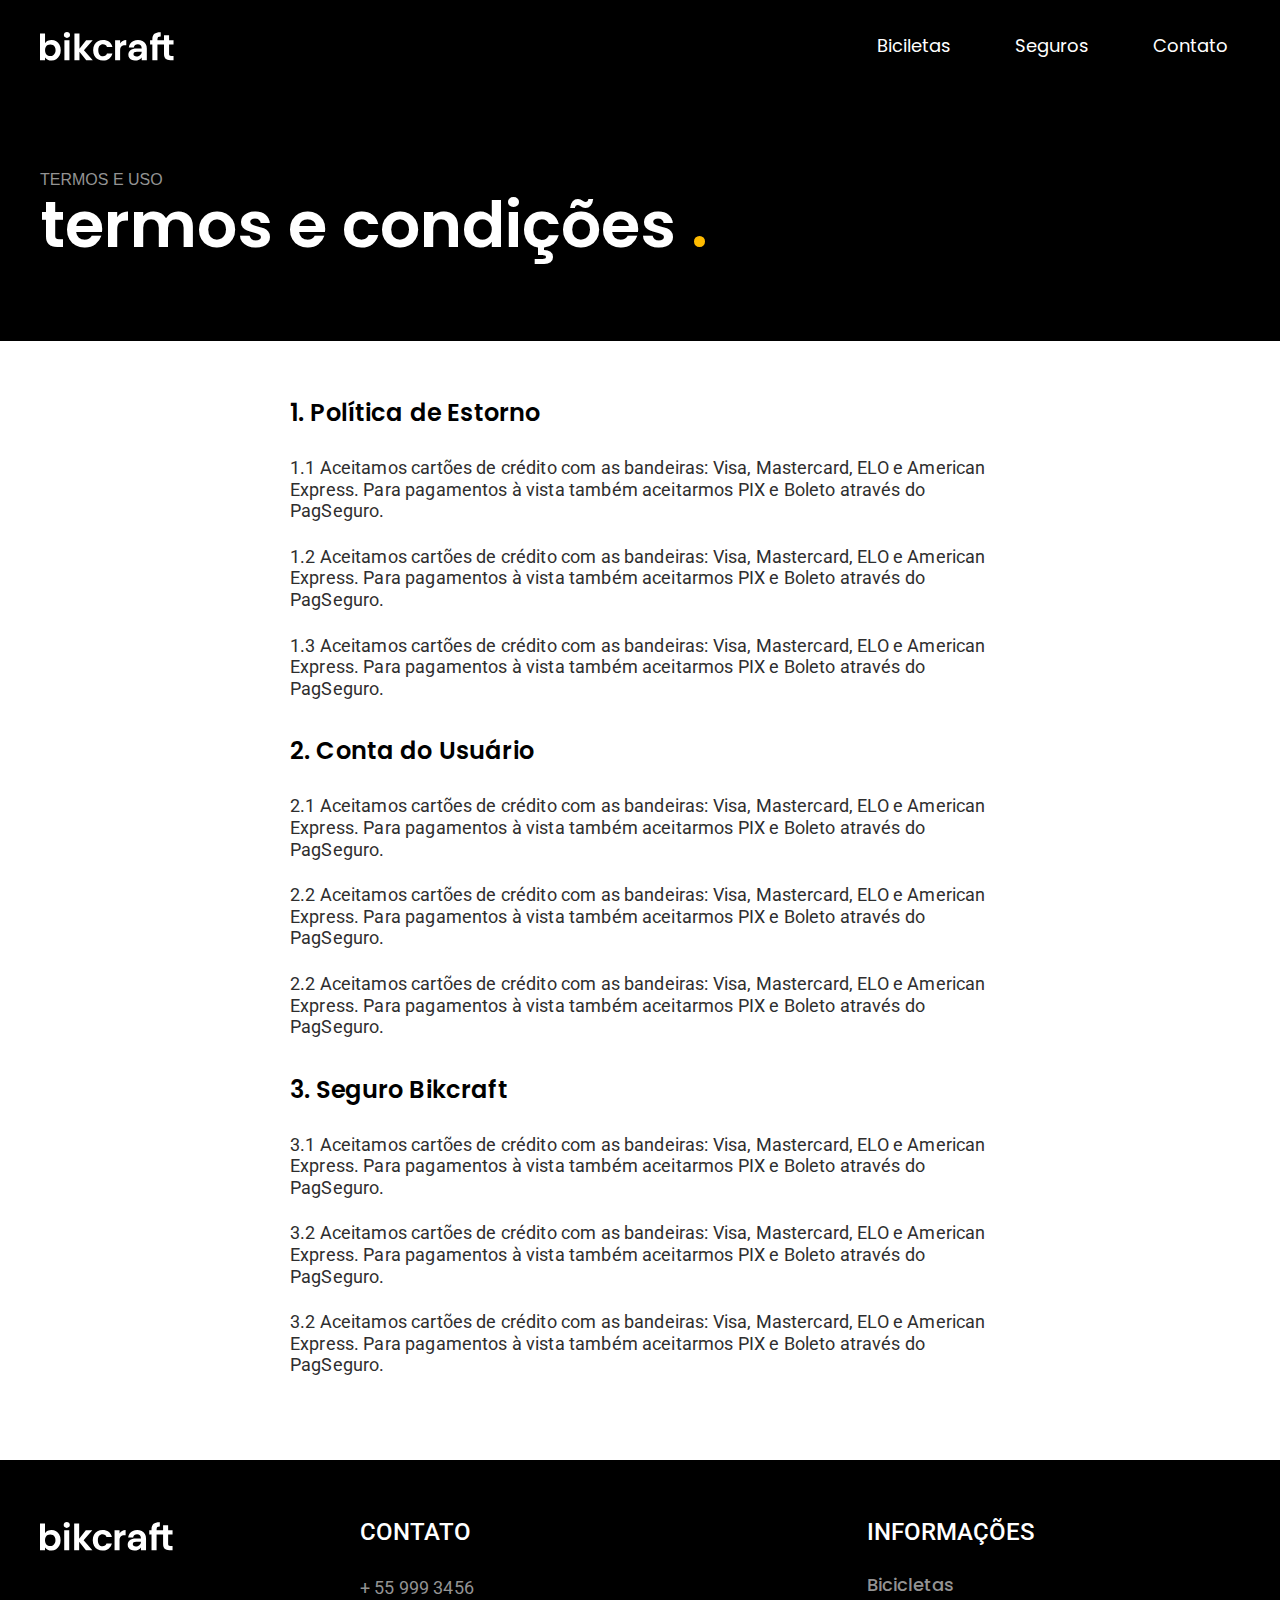
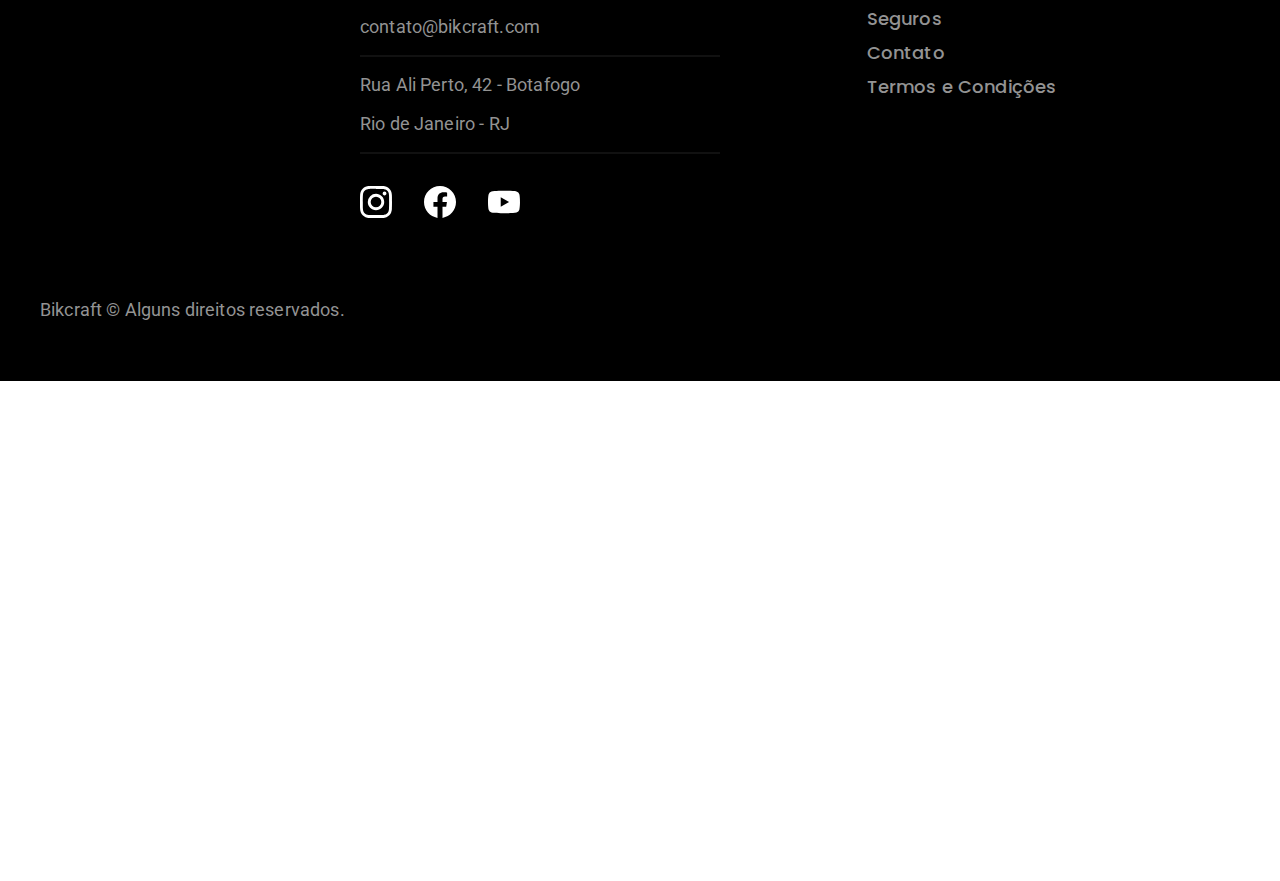
<file: termos.html>
<!DOCTYPE html>
<html lang="pt-br">
<head>
    <meta charset="UTF-8">
    <meta name="viewport" content="width=device-width, initial-scale=1.0">
    <meta name="description" content="Termos e Condições - Bikcraft.">
    <link rel="stylesheet" href="css/termos.css">

    <link rel="preconnect" href="https://fonts.googleapis.com">
    <link rel="preconnect" href="https://fonts.gstatic.com" crossorigin>
    <link href="https://fonts.googleapis.com/css2?family=Merriweather:ital,opsz,wght@1,18..144,900&family=Poppins:wght@400;600&family=Roboto:ital,wght@0,100..900;1,100..900&display=swap" rel="stylesheet">

    <title>Bikecraft - Termos e Condições</title>
</head>
<body>
    <header class="header-bg">
        <div class="header container-max" >
            <a href="./">
                <img src="img/bikcraft.svg" alt="Marca Bikcraft">
            </a>
            <nav aria-label="primaria">
                <ul class="header-menu">
                    <li><a href="./bicicletas.html">Biciletas</a></li>
                    <li><a href="./seguros.html">Seguros</a></li>
                    <li><a href="./contato">Contato</a></li>
                </ul>
            </nav>
        </div>
    </header>

    <main>
        <div class="titulos-bg">
            <div class="titulo container-max">
                <p class=".font-Roboto-M24 cinzaC">TERMOS E USO</p>
                <h1 class="font-Poppins-664 branco">termos e condições <span class="ponto-final">.</span></h1>
            </div>
        </div>
        
        <div class="termos container-max font-Roboto-418 cinza">
            <h2 class="font-Poppins-SB24 black">1. Política de Estorno</h2>
            <p class="font-Roboto-418 cinza2E">1.1 Aceitamos cartões de crédito com as bandeiras: Visa, Mastercard, ELO e American Express. Para pagamentos à vista também aceitarmos PIX e Boleto através do PagSeguro.</p>
            <p class="font-Roboto-418 cinza2E">1.2 Aceitamos cartões de crédito com as bandeiras: Visa, Mastercard, ELO e American Express. Para pagamentos à vista também aceitarmos PIX e Boleto através do PagSeguro.</p>
            <p class="font-Roboto-418 cinza2E">1.3 Aceitamos cartões de crédito com as bandeiras: Visa, Mastercard, ELO e American Express. Para pagamentos à vista também aceitarmos PIX e Boleto através do PagSeguro.</p>

            <h2 class="font-Poppins-SB24 black">2. Conta do Usuário</h2>
            <p class="font-Roboto-418 cinza2E">2.1 Aceitamos cartões de crédito com as bandeiras: Visa, Mastercard, ELO e American Express. Para pagamentos à vista também aceitarmos PIX e Boleto através do PagSeguro.</p>
            <p class="font-Roboto-418 cinza2E">2.2 Aceitamos cartões de crédito com as bandeiras: Visa, Mastercard, ELO e American Express. Para pagamentos à vista também aceitarmos PIX e Boleto através do PagSeguro.</p>
            <p class="font-Roboto-418 cinza2E">2.2 Aceitamos cartões de crédito com as bandeiras: Visa, Mastercard, ELO e American Express. Para pagamentos à vista também aceitarmos PIX e Boleto através do PagSeguro.</p>
            
            <h2 class="font-Poppins-SB24 black">3. Seguro Bikcraft</h2>
            <p class="font-Roboto-418 cinza2E">3.1 Aceitamos cartões de crédito com as bandeiras: Visa, Mastercard, ELO e American Express. Para pagamentos à vista também aceitarmos PIX e Boleto através do PagSeguro.</p>
            <p class="font-Roboto-418 cinza2E">3.2 Aceitamos cartões de crédito com as bandeiras: Visa, Mastercard, ELO e American Express. Para pagamentos à vista também aceitarmos PIX e Boleto através do PagSeguro.</p>
            <p class="font-Roboto-418 cinza2E">3.2 Aceitamos cartões de crédito com as bandeiras: Visa, Mastercard, ELO e American Express. Para pagamentos à vista também aceitarmos PIX e Boleto através do PagSeguro.</p>
        </div>
    </main>

    <footer class="footer-bg">
        <div class="footer container-max">
            <div class="footer-logo">
                <img src="img/bikcraft.svg" alt="bikcraft">
            </div>

            <div class="footer-contato">
                <h3 class="font-Roboto-M24 branco">CONTATO</h3>
                <ul class="font-Roboto-418 cinzaC">
                    <li><a href="tel:+559993456"></a>+ 55 999 3456</li>
                    <li><a href="mailto:contato@bikcraft.com"></a>contato@bikcraft.com</li>
                    <li>Rua Ali Perto, 42 - Botafogo</li>
                    <li>Rio de Janeiro - RJ</li>
                </ul>
            </div>

            <div class="footer-redes">
                <a href="./">
                    <img src="img/redes/instagram.svg" alt="">
                </a>
                <a href="./">
                    <img src="img/redes/facebook.svg" alt="">
                </a>
                <a href="./">
                    <img src="img/redes/youtube.svg" alt="">
                </a>
            </div>

            <div class="footer-informacoes">
                <h3 class="font-Roboto-M24 branco">INFORMAÇÕES</h3>
                <nav>
                    <ul class="font-Poppins-R18 cinzaC">
                        <li><a href="./bicicletas.html">Bicicletas</a></li>
                        <li><a href="./seguros.html">Seguros</a></li>
                        <li><a href="">Contato</a></li>
                        <li><a href="./termos.html">Termos e Condições</a></li>
                    </ul>
                </nav>
            </div>
        </div>

        <p class="footer-copy font-Roboto-418 cinzaC container-max">Bikcraft © Alguns direitos reservados.</p>

    </footer>
</file>
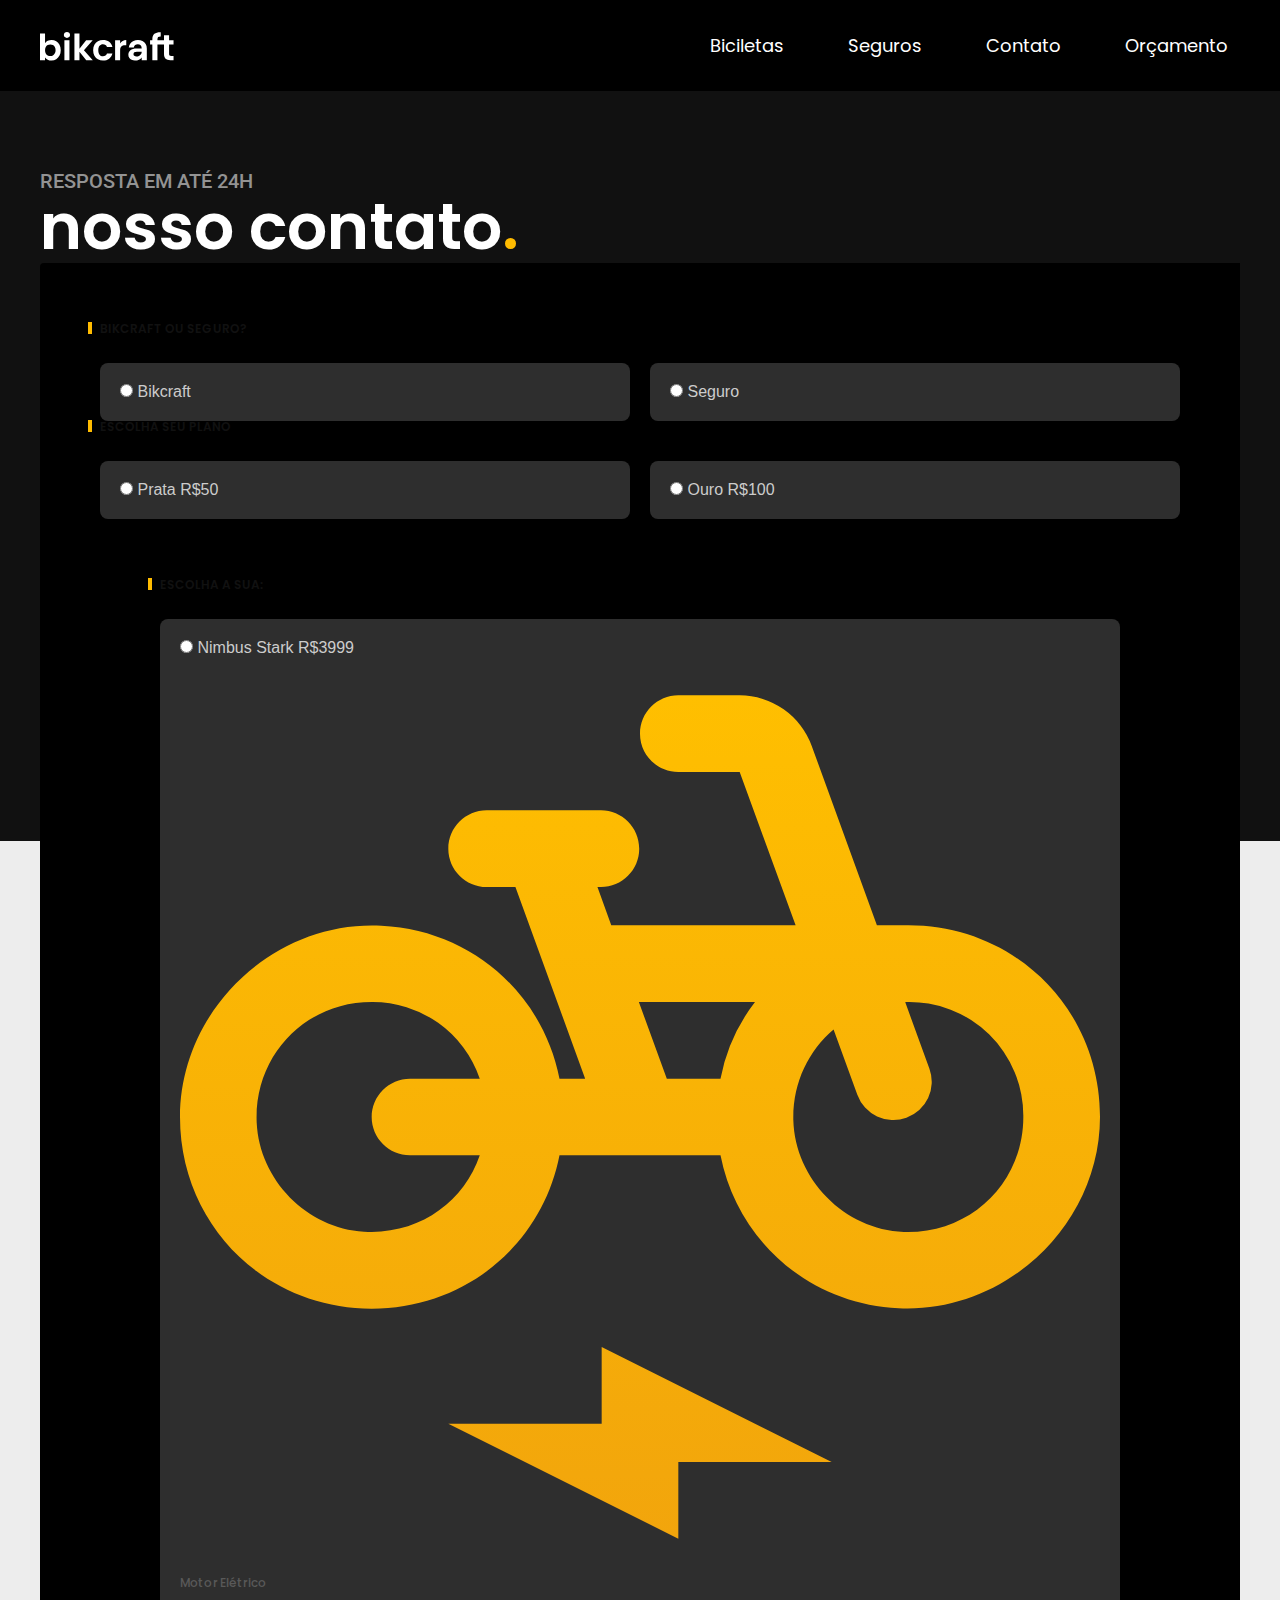
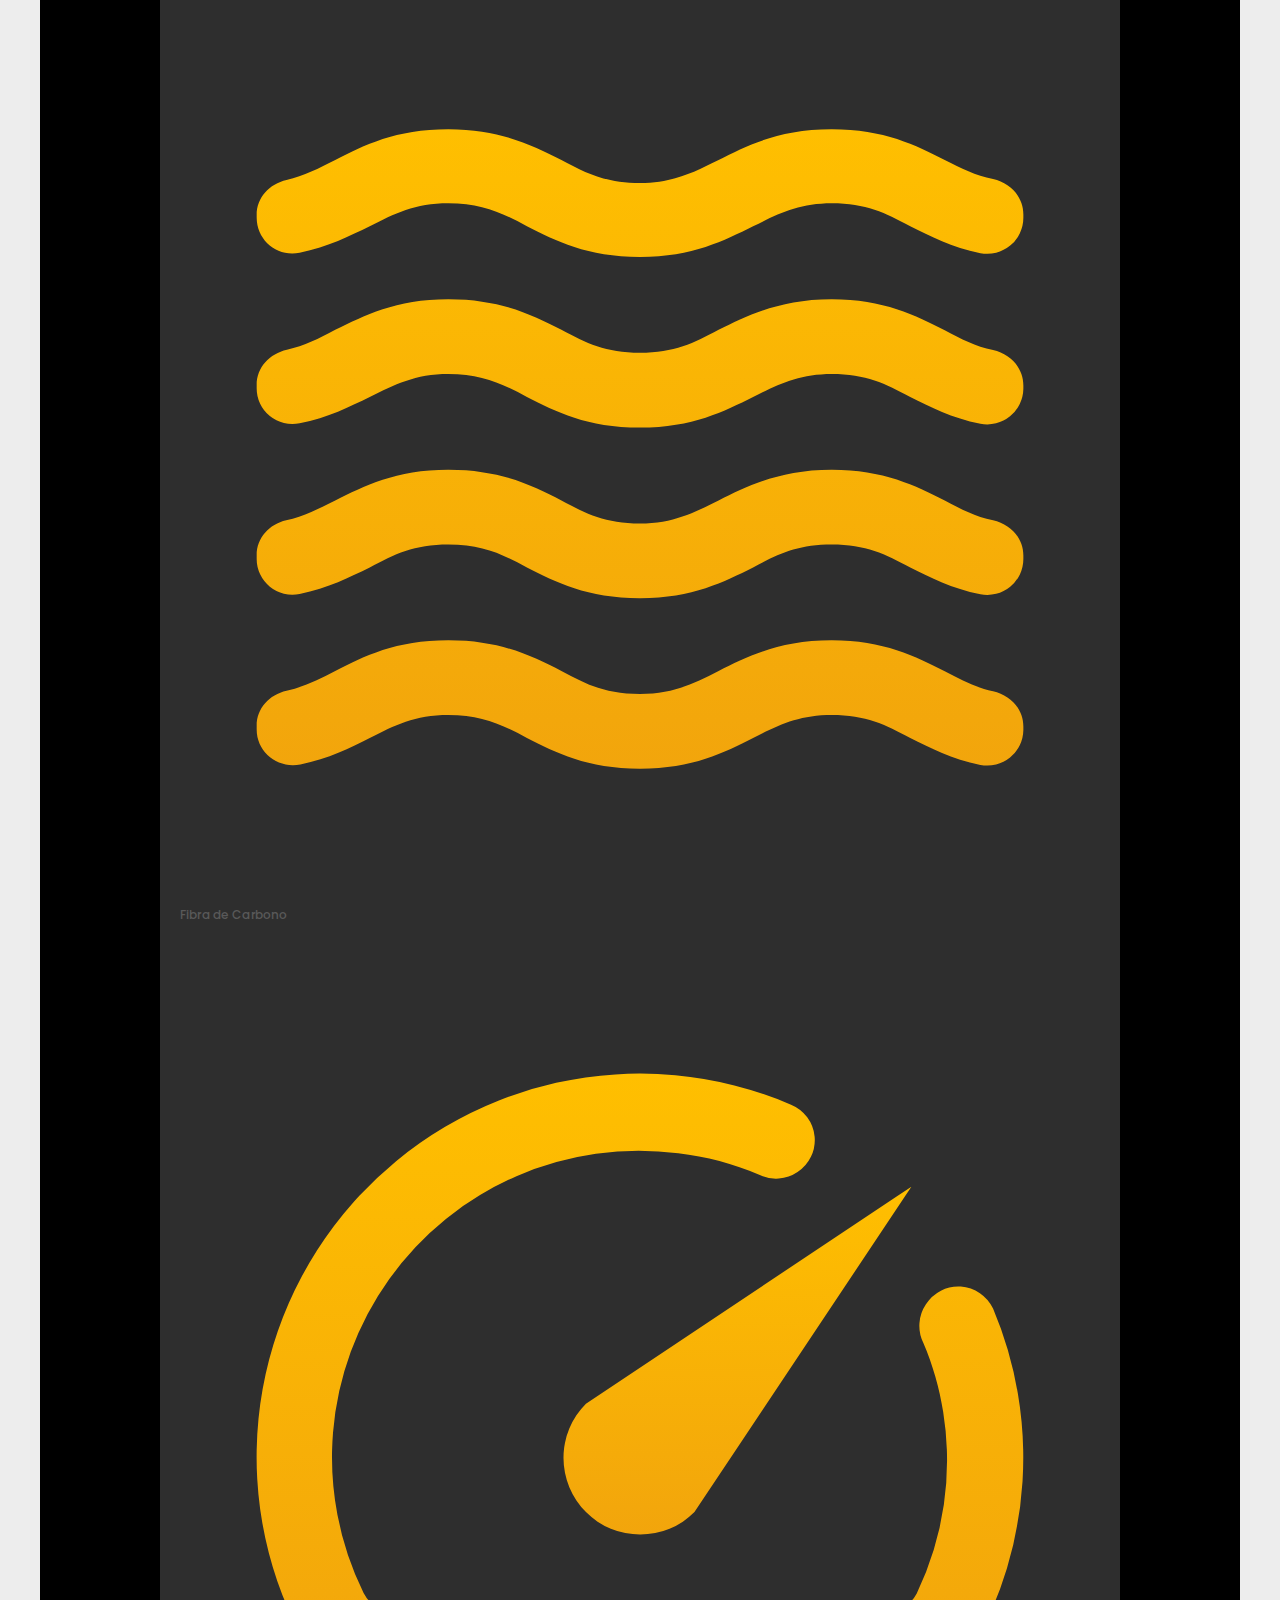
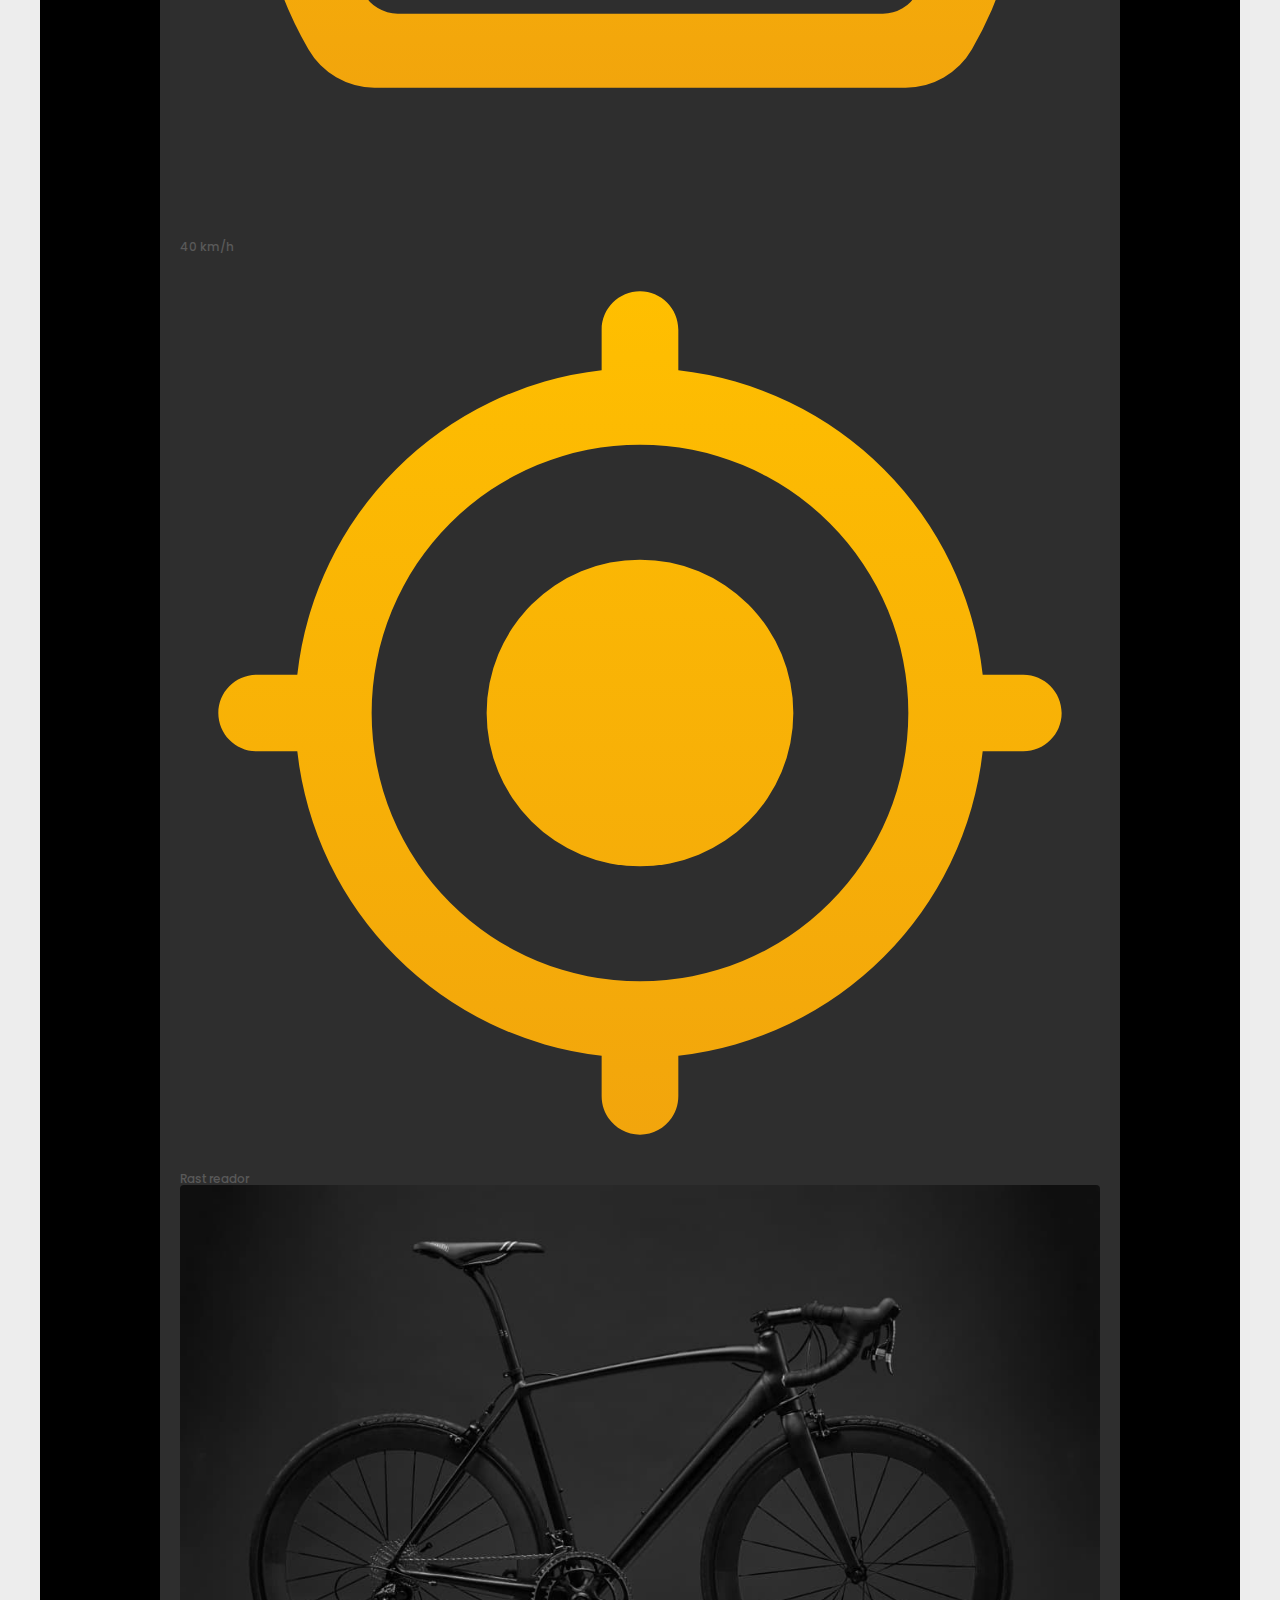
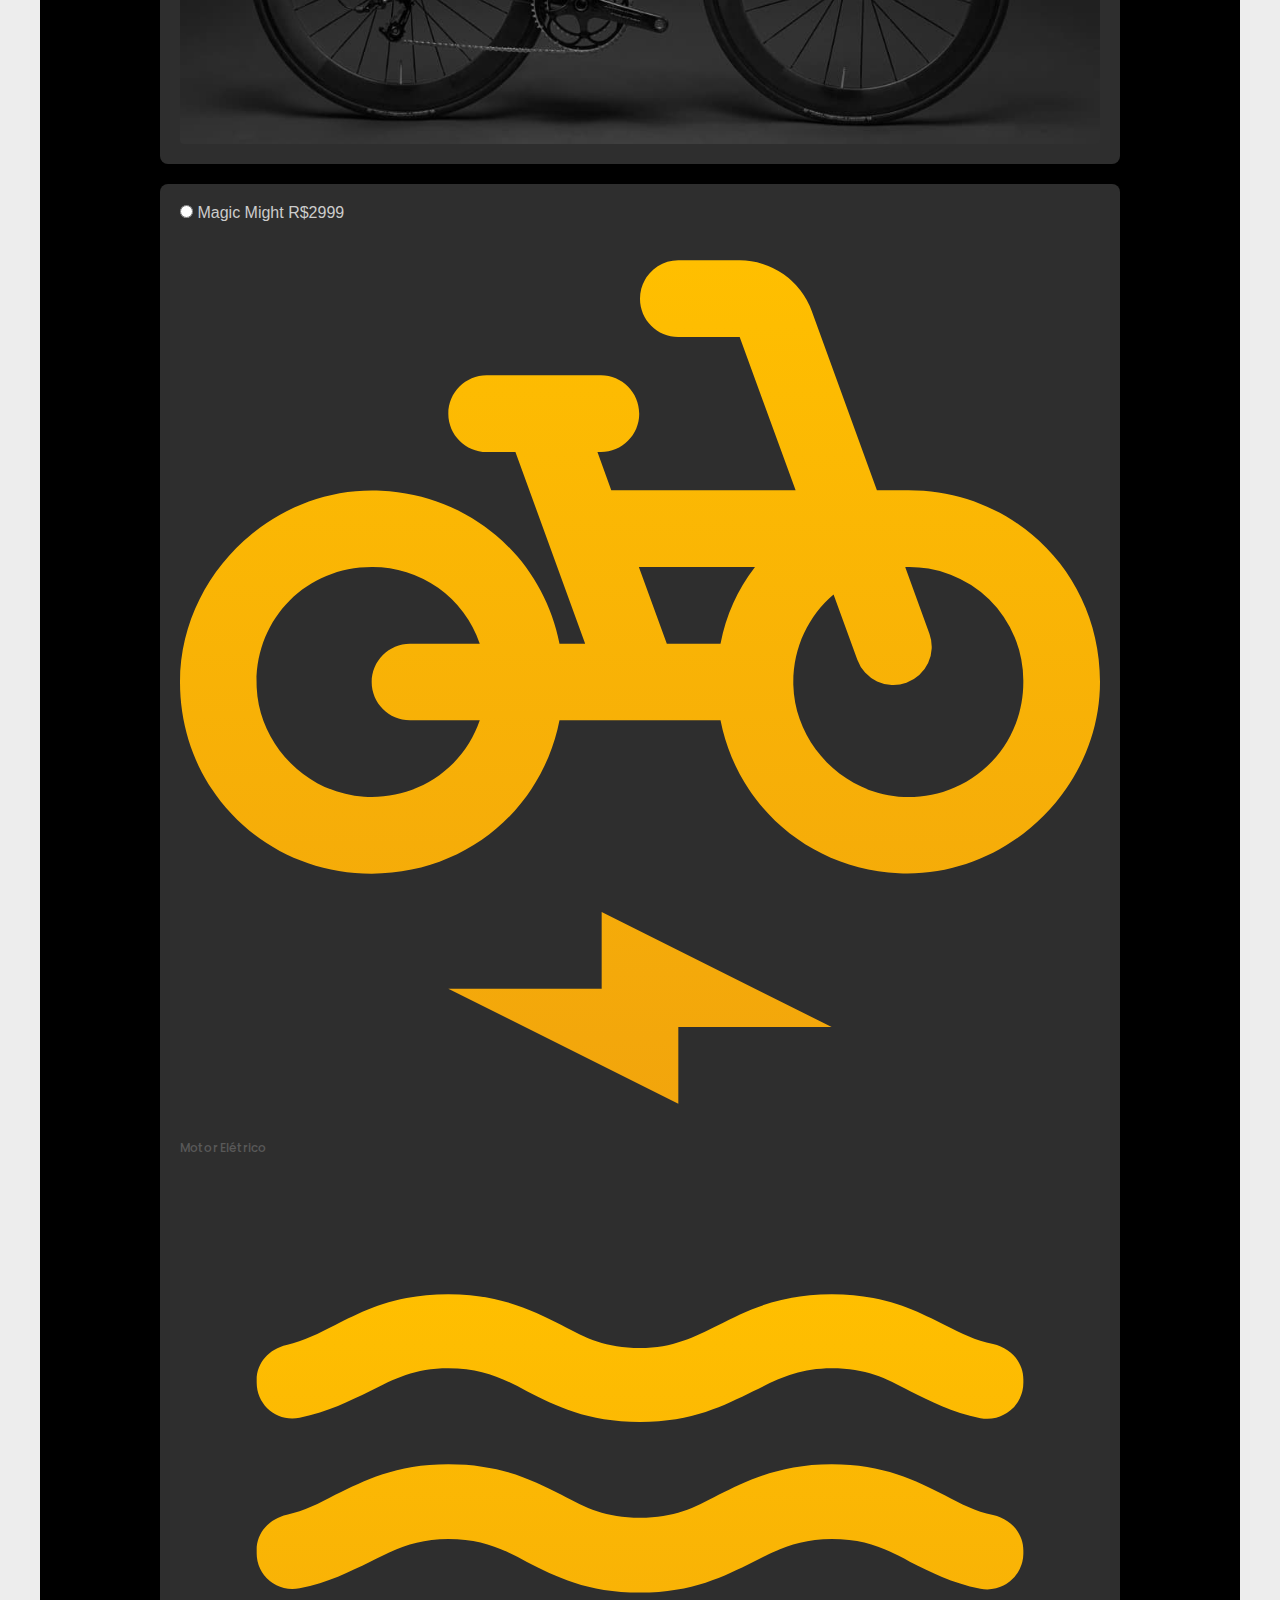
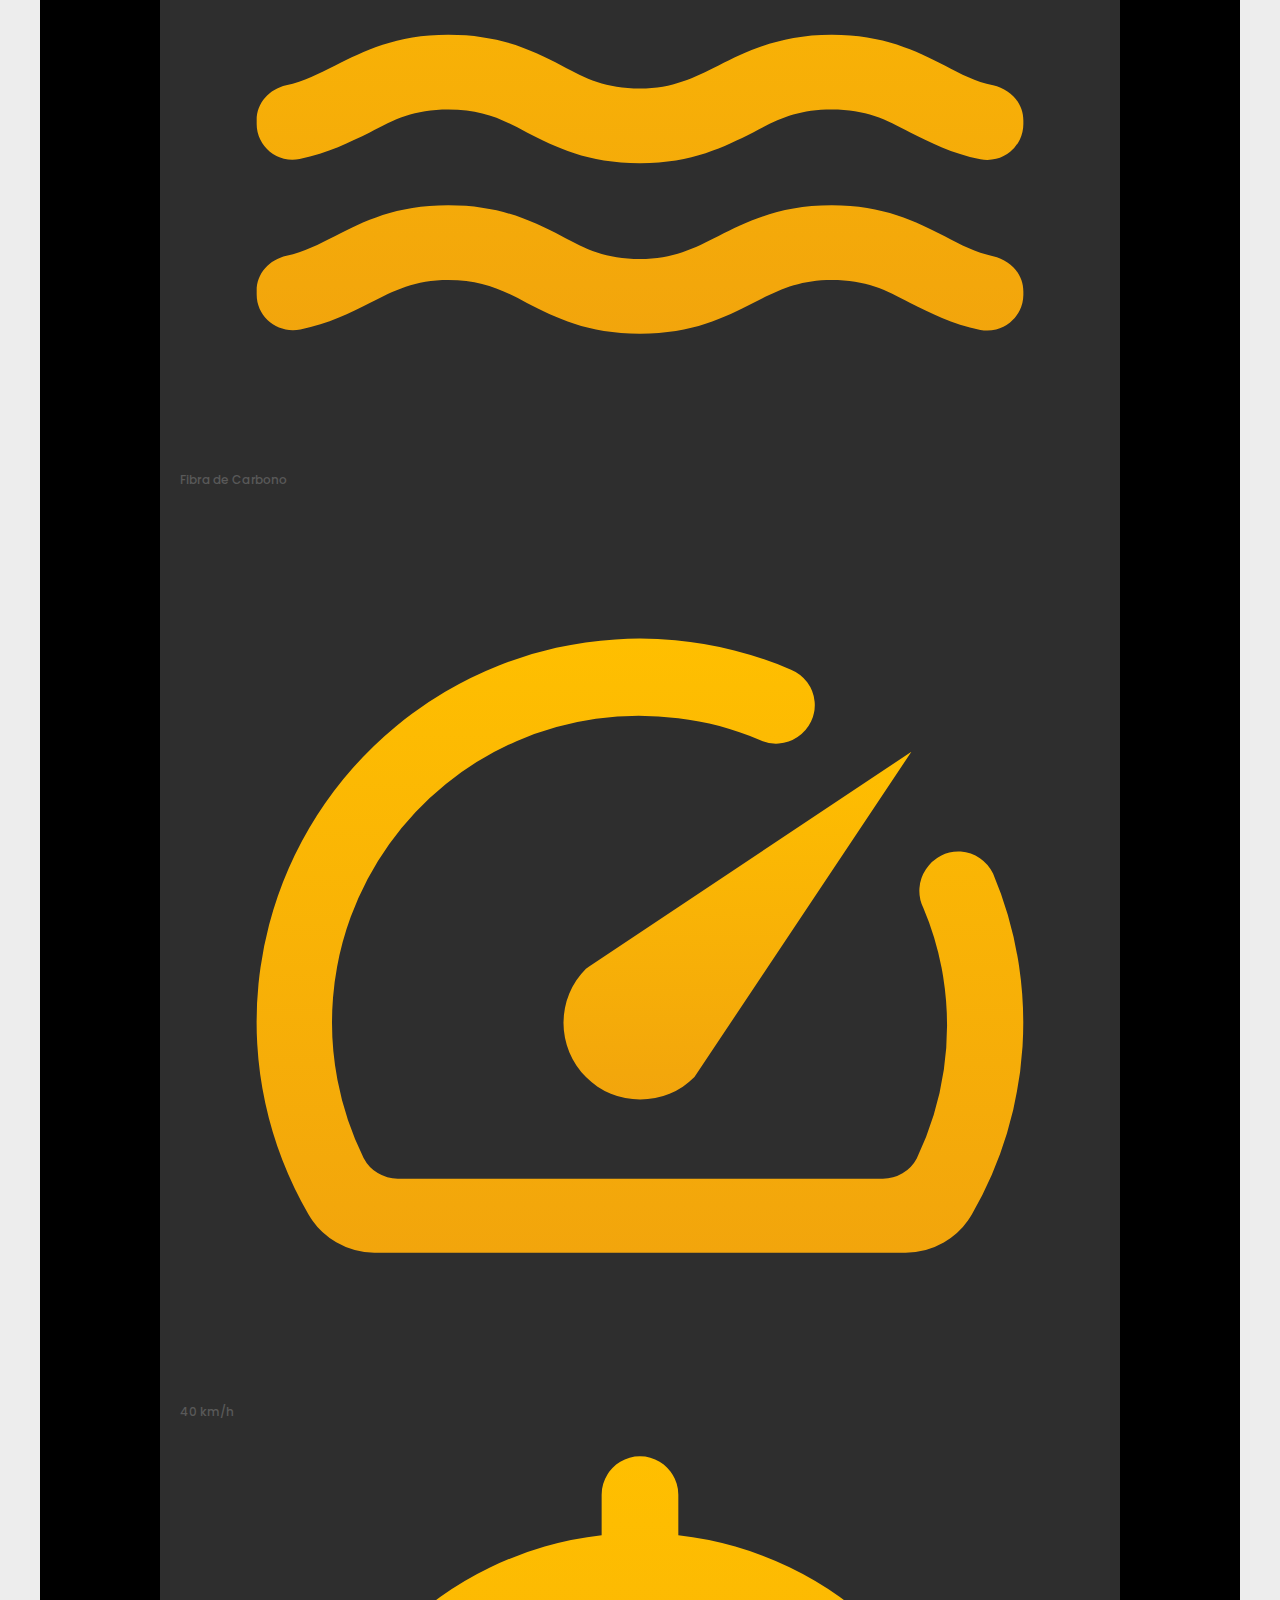
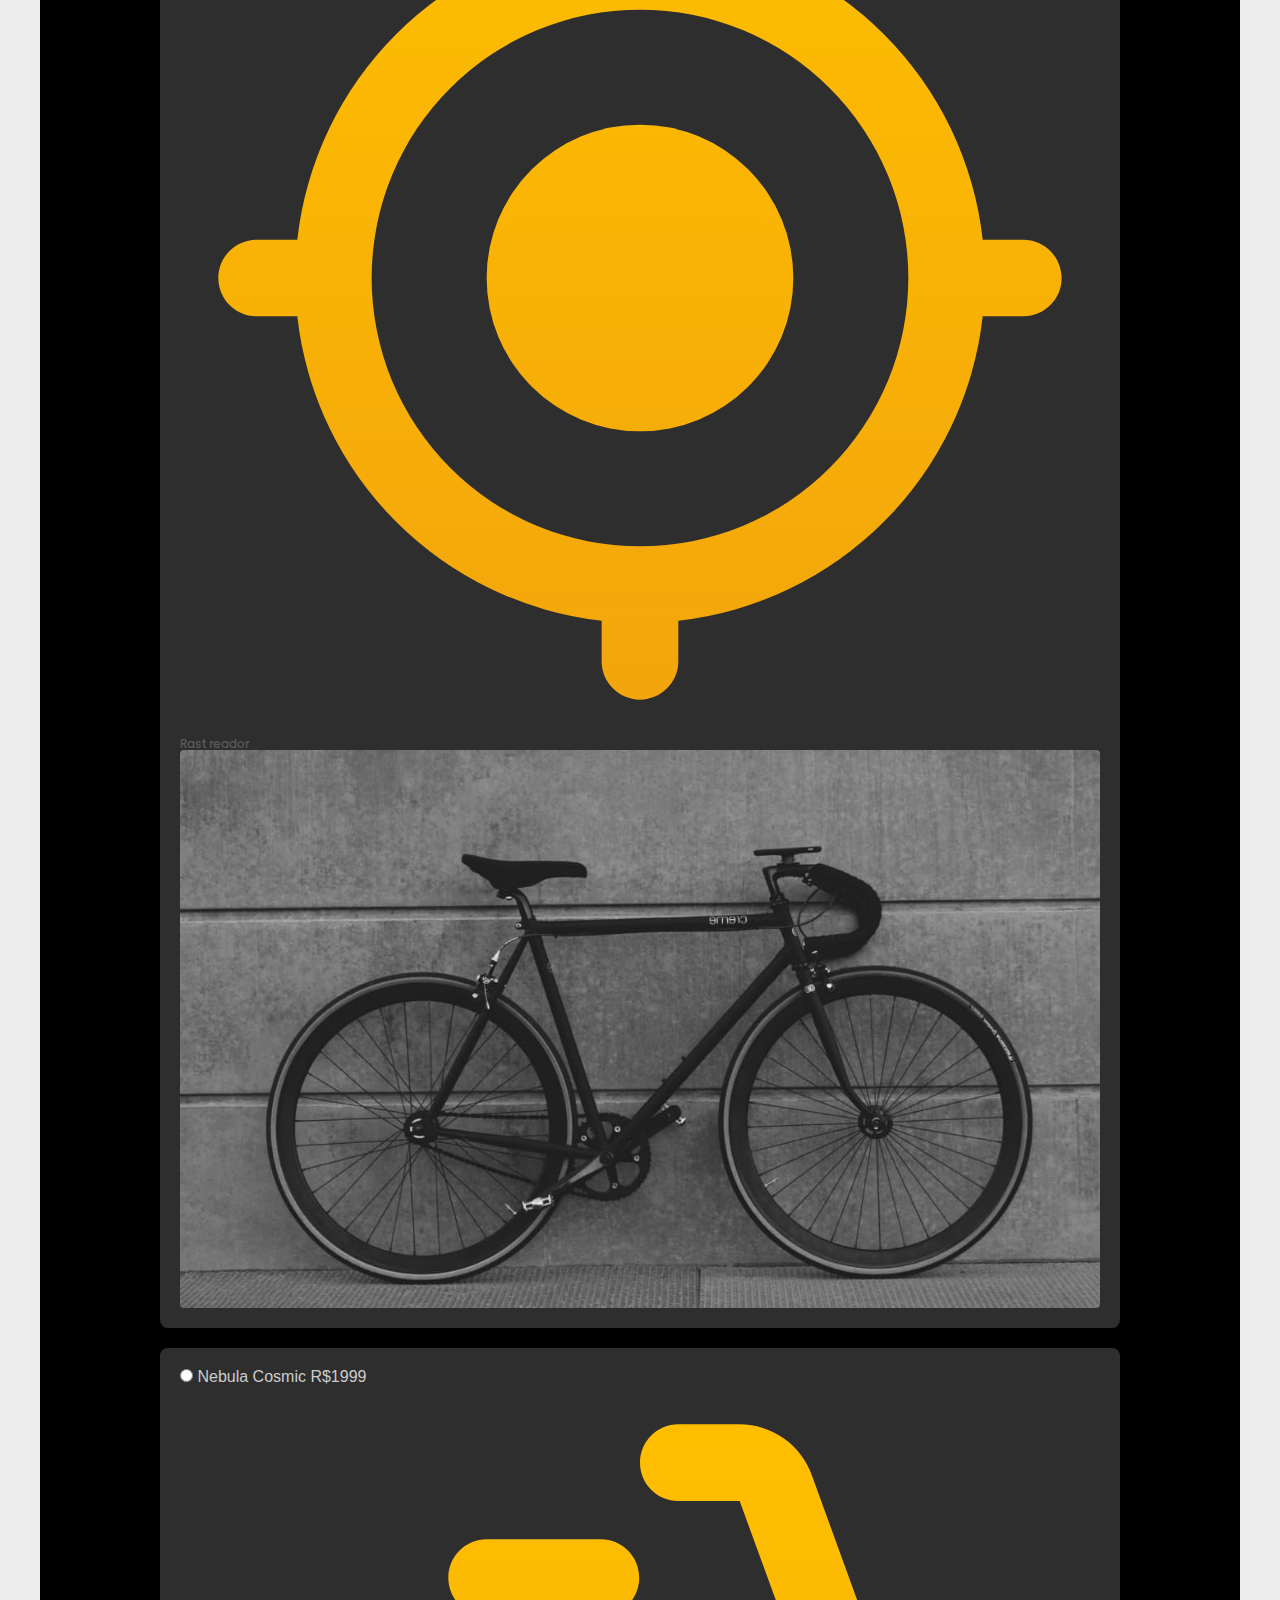
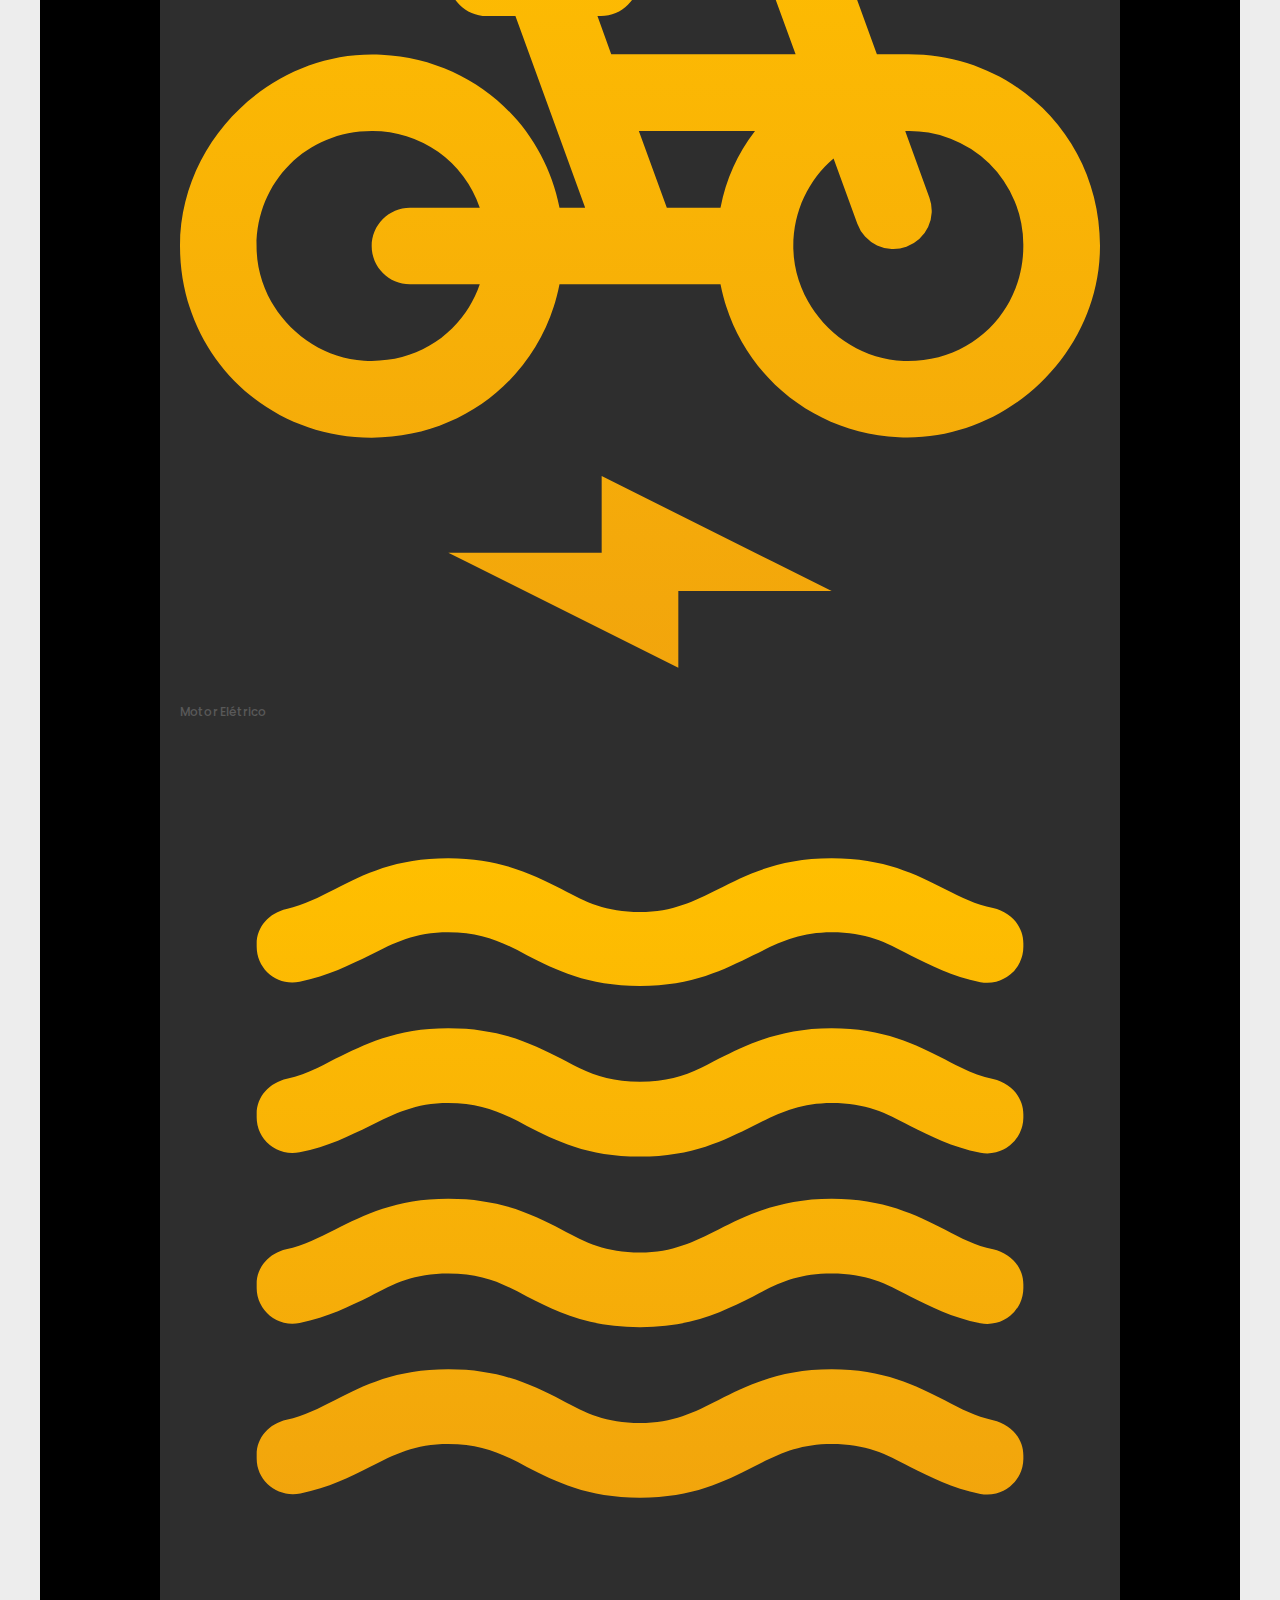
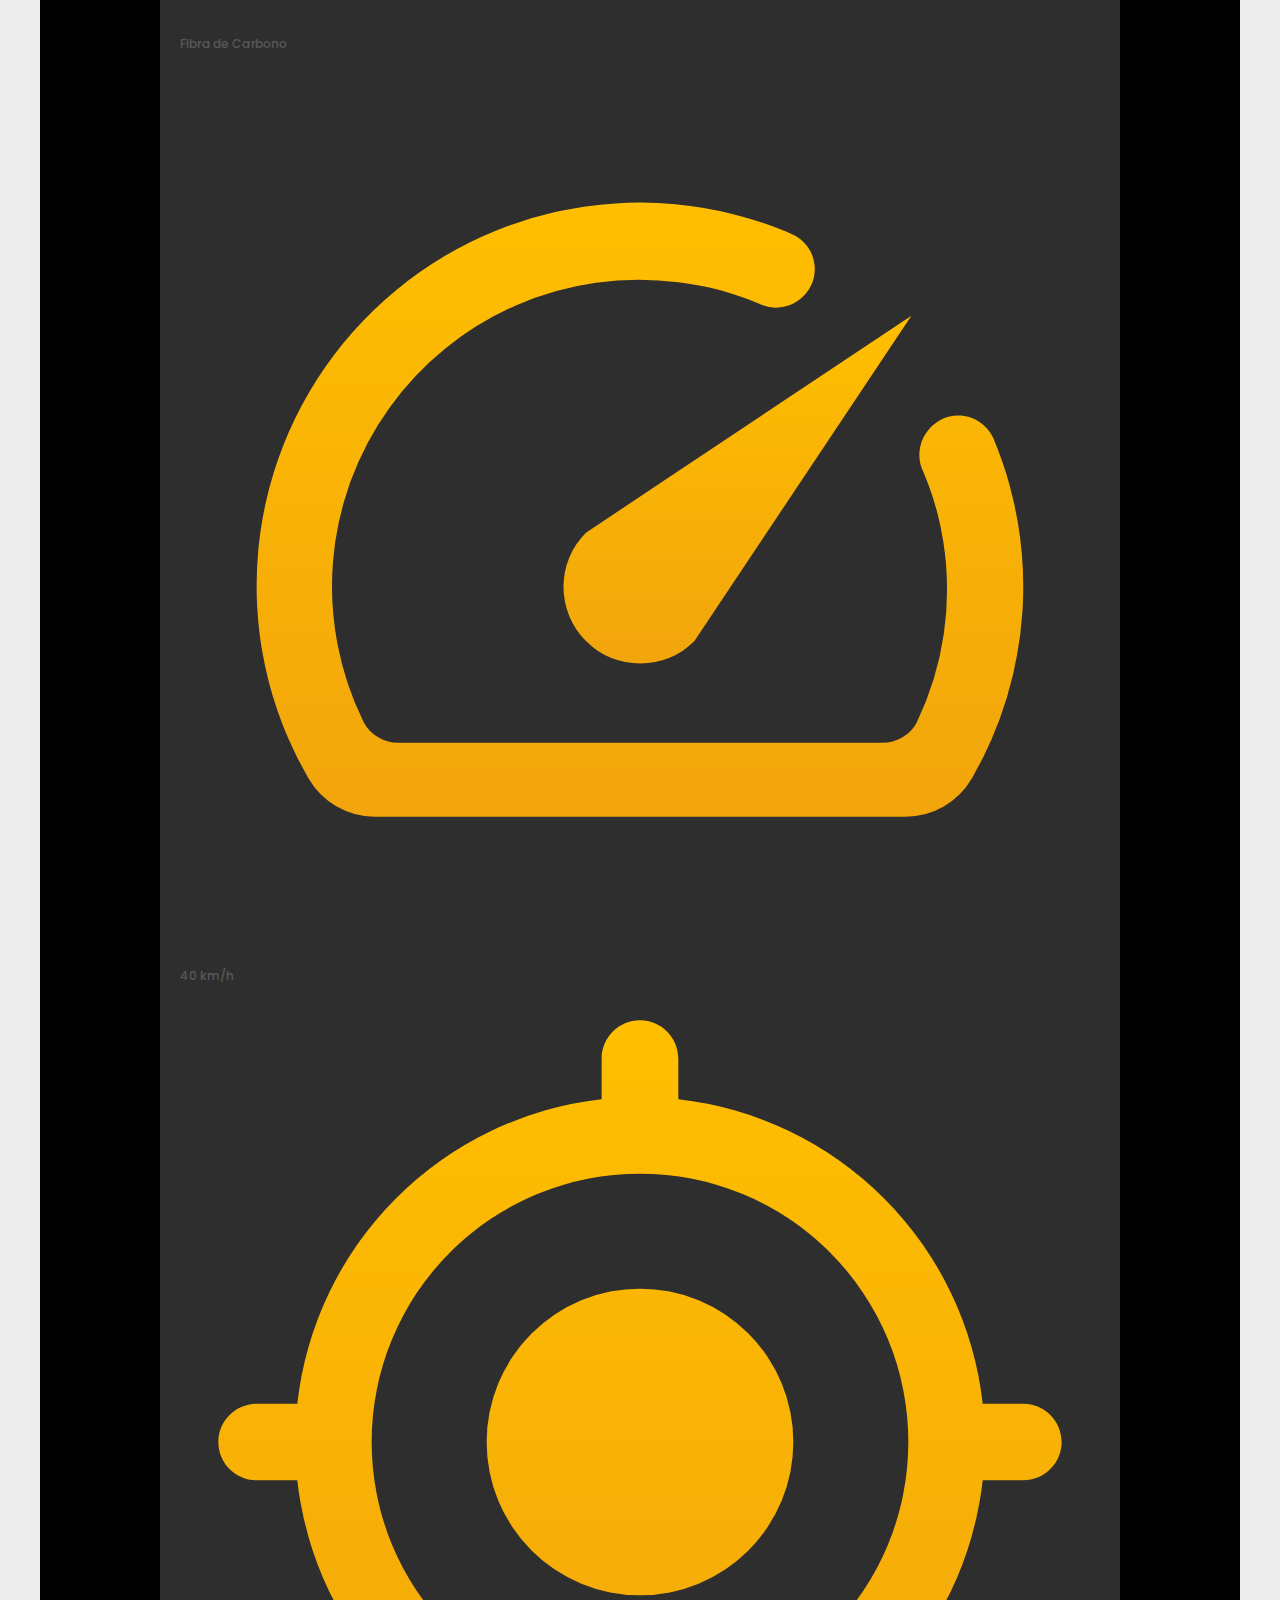
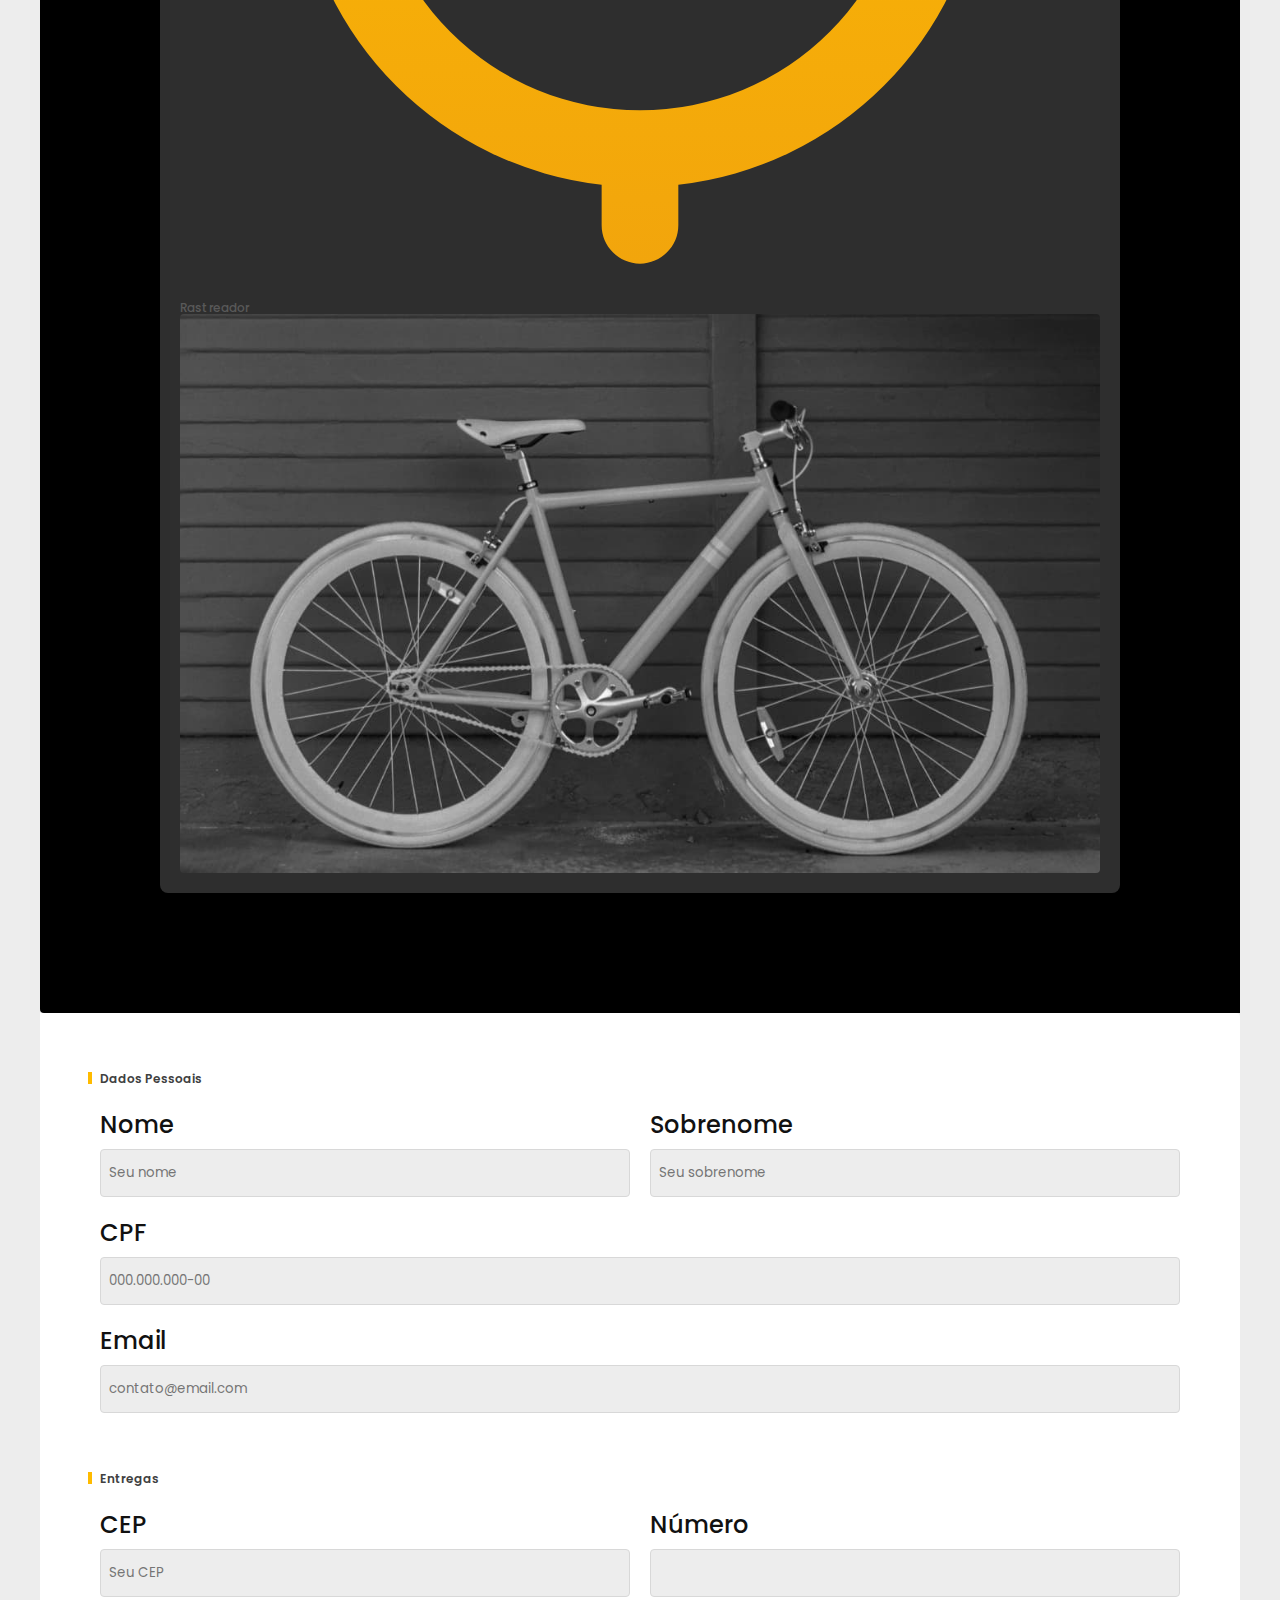
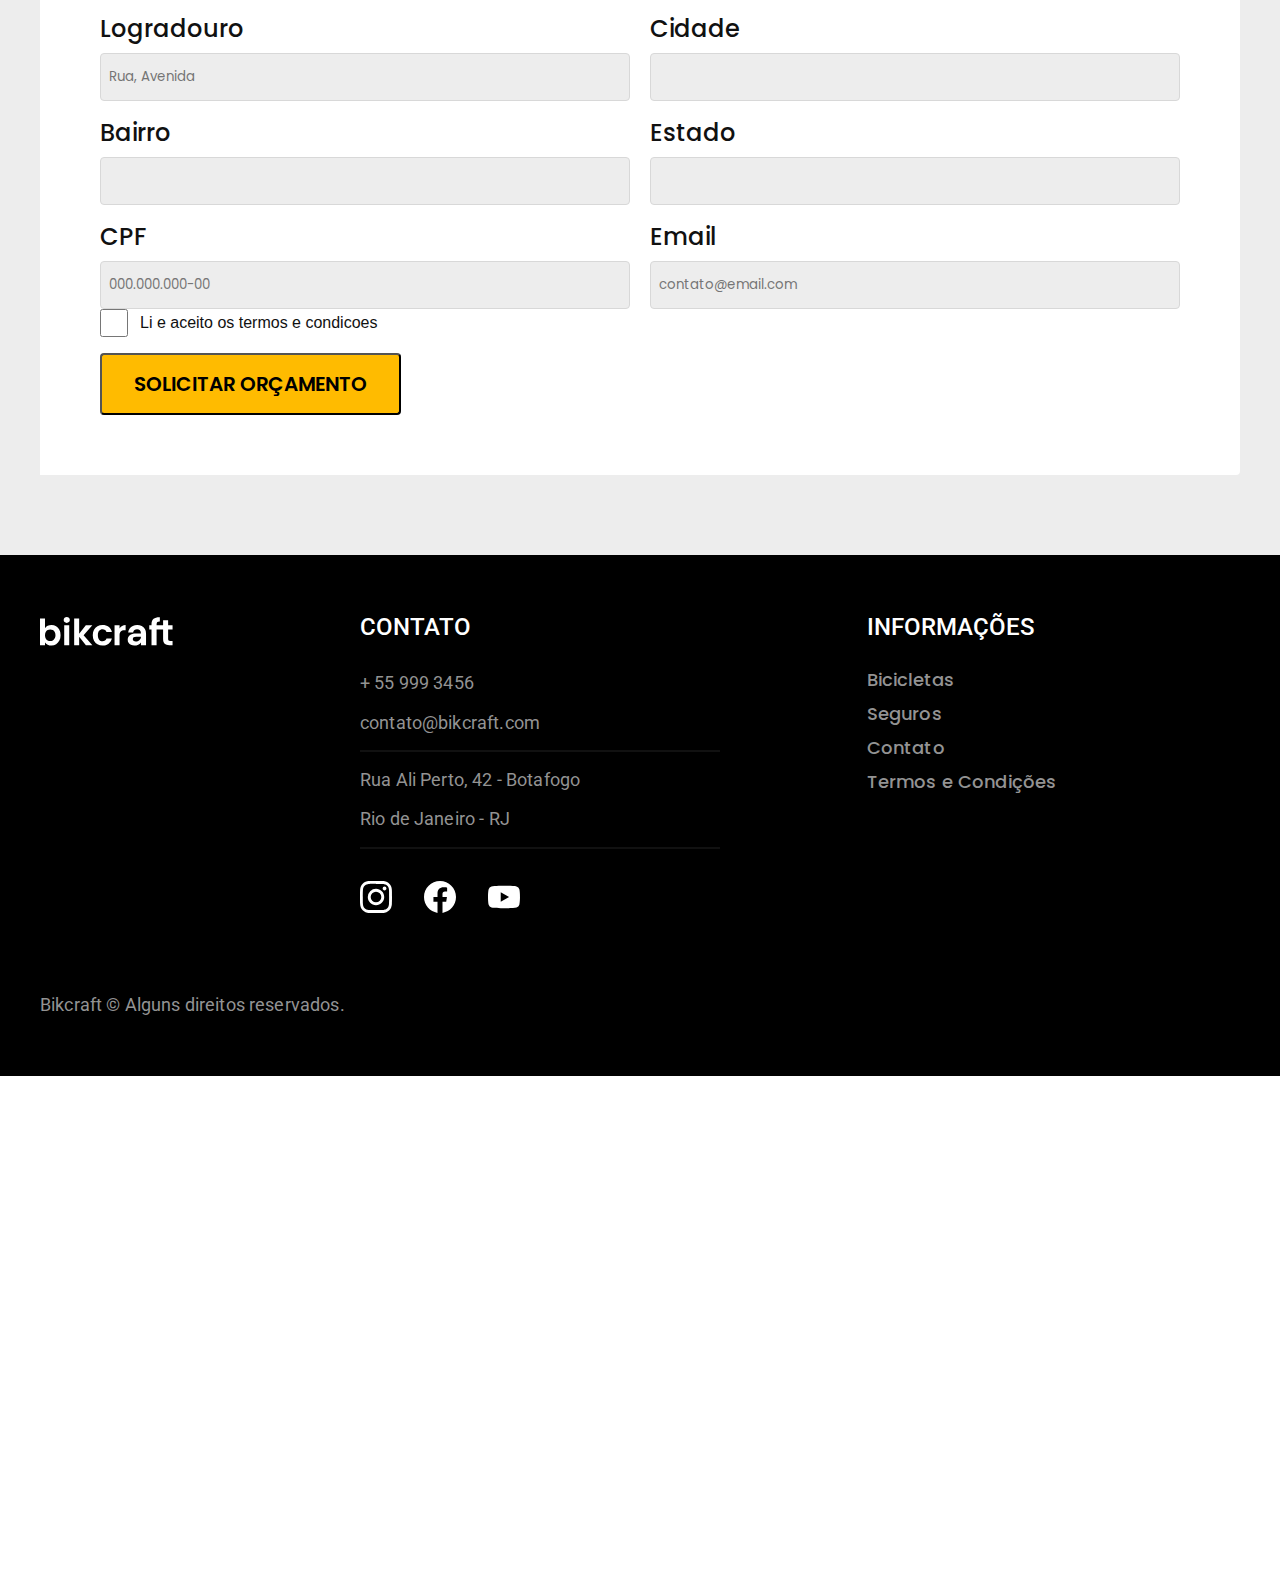
<file: orcamento/orcamento.html>
<!DOCTYPE html>
<html lang="pt-br">

<head>
    <meta charset="UTF-8">
    <meta name="viewport" content="width=device-width, initial-scale=1.0">
    <meta name="description" content="Bicicleta Nimbus Stark - Bikcraft.">

    <link rel="preload" href="../css/orcamento/orcamento.css" as="style">
    <link rel="stylesheet" href="../css/orcamento/orcamento.css">

    <link rel="preconnect" href="https://fonts.googleapis.com">
    <link rel="preconnect" href="https://fonts.gstatic.com" crossorigin>
    <link
        href="https://fonts.googleapis.com/css2?family=Merriweather:ital,opsz,wght@1,18..144,900&family=Poppins:wght@400;600&family=Roboto:ital,wght@0,100..900;1,100..900&display=swap"
        rel="stylesheet">

    <title>Bikecraft Nimbus Stark - Bicicletas</title>
</head>

<body id="biciletas">

    <header class="header-bg">
        <div class="header container-max">
            <a href="../index.html">
                <img src="../img/bikcraft.svg" alt="Marca Bikcraft">
            </a>
            <nav aria-label="primaria">
                <ul class="header-menu">
                    <li><a href="../../bicicletas.html">Biciletas</a></li>
                    <li><a href="../../seguros.html">Seguros</a></li>
                    <li><a href="../../contato/contato.html">Contato</a></li>
                    <li><a href="./orcamento.html">Orçamento</a></li>
                </ul>
            </nav>
        </div>
    </header>

    <main class="titulos-bg">
        <div class="main-bg container-max">

            <div class="titulo">
                <p class="font-Roboto-518 cinzaC">RESPOSTA EM ATÉ 24H</p>
                <h1 class="font-Poppins-664 branco">nosso contato<span class="ponto-final">.</span></h1>
            </div>

            <div class="container-pai">
                <div class="container-form">

                    <!-- Escolha Bikcraft ou Seguro -->
                    <form class="form-bik-seg font-Poppins-516 cinzaE" action="/" method="post" id="bik-seguro">
                        <h3 class="font-Poppins-612 cinzaB2">Bikcraft ou Seguro?</h3>

                        <div class="container-bik-seg">

                            <div class="botao-form">
                                <input type="radio" name="bik-seg" id="bikcraft" value="bikcraft">
                                <label class="font-Poppins-516 cinzaC4" for="bikcraft">Bikcraft</label>
                            </div>

                            <div class="botao-form">
                                <input type="radio" name="bik-seg" id="seguro" value="seguro">
                                <label class="font-Poppins-516 cinzaC4" for="seguro">Seguro</label>
                            </div>

                        </div>

                        <!-- Plano de seguros -->
                        <div class="seguros-container" id="seguros-container">
                            <h3 class="font-Poppins-612 cinzaB2">Escolha seu Plano</h3>

                            <div class="container-bik-seg">
                                <div class="botao-form">
                                    <input type="radio" name="plano" id="seguro-prata" value="prata">
                                    <label class="font-Poppins-516 cinzaC4" for="seguro-prata">Prata 
                                        <span>R$50</span></label>
                                </div>

                                <div class="botao-form">
                                    <input type="radio" name="plano" id="seguro-gold" value="ouro">
                                    <label class="font-Poppins-516 cinzaC4" for="seguro-gold">Ouro 
                                        <span>R$100</span></label>
                                </div>
                            </div>

                        </div>

                        <!-- Escolha de biciletas -->
                        <div class="form-bik-seg font-Poppins-516 cinzaE" id="form-bicicleta">
                            <h3 class="font-Poppins-612 cinzaB2">Escolha a sua:</h3>

                            <div class="container-bik-bik">

                                <div class="botao-form">
                                    <input type="radio" name="bik-bik" id="bik-nimbus" value="nimbus-bike">
                                    <label class="font-Poppins-516 cinzaC4" for="bik-nimbus">Nimbus Stark
                                        <span>R$3999</span>
                                    </label>

                                    <div class="detalhe-bicleta">
                                        <ul class="bicileta-item font-Poppins-512 cinzaSE">
                                            <li><img src="../img/icones/eletrica.svg" alt="">
                                                <p>Motor Elétrico</p>
                                            </li>
                                            <li><img src="../img/icones/carbono.svg" alt="">
                                                <p>Fibra de Carbono</p>
                                            </li>
                                            <li><img src="../img/icones/velocidade.svg" alt="">
                                                <p>40 km/h</p>
                                            </li>
                                            <li><img src="../img/icones/rastreador.svg" alt="">
                                                <p>Rastreador</p>
                                            </li>
                                        </ul>
                                        <div class="detalhe-bicileta"><img src="../img/bicicletas/nimbus.jpg"
                                                alt="bikcraft nimbus"></div>
                                    </div>
                                </div>

                                <div class="botao-form">
                                    <input type="radio" name="bik-bik" id="bik-might" value="magic-bike">
                                    <label class="font-Poppins-516 cinzaC4" for="bik-might">Magic Might
                                        <span>R$2999</span>
                                    </label>


                                    <div class="detalhe-bicleta">
                                        <ul class="bicileta-item font-Poppins-512 cinzaSE">
                                            <li><img src="../img/icones/eletrica.svg" alt="">
                                                <p>Motor Elétrico</p>
                                            </li>
                                            <li><img src="../img/icones/carbono.svg" alt="">
                                                <p>Fibra de Carbono</p>
                                            </li>
                                            <li><img src="../img/icones/velocidade.svg" alt="">
                                                <p>40 km/h</p>
                                            </li>
                                            <li><img src="../img/icones/rastreador.svg" alt="">
                                                <p>Rastreador</p>
                                            </li>
                                        </ul>
                                        <div class="detalhe-bicileta"><img src="../img/bicicletas/magic.jpg"
                                                alt="bikcraft magic"></div>
                                    </div>


                                </div>

                                <div class="botao-form">
                                    <input type="radio" name="bik-bik" id="bik-cosmic" value="nebula-bike">
                                    <label class="font-Poppins-516 cinzaC4" for="bik-cosmic">Nebula Cosmic
                                        <span>R$1999</span>
                                    </label>

                                    <div class="detalhe-bicleta">
                                        <ul class="bicileta-item font-Poppins-512 cinzaSE">
                                            <li><img src="../img/icones/eletrica.svg" alt="">
                                                <p>Motor Elétrico</p>
                                            </li>
                                            <li><img src="../img/icones/carbono.svg" alt="">
                                                <p>Fibra de Carbono</p>
                                            </li>
                                            <li><img src="../img/icones/velocidade.svg" alt="">
                                                <p>40 km/h</p>
                                            </li>
                                            <li><img src="../img/icones/rastreador.svg" alt="">
                                                <p>Rastreador</p>
                                            </li>
                                        </ul>
                                        <div class="detalhe-bicileta"><img src="../img/bicicletas/nebula.jpg"
                                                alt="bikcraft nebula"></div>
                                    </div>

                                </div>

                            </div>
                        </div>
                    </form>
                </div>
                <form class="form-dados-pessoa font-Poppins-516 cinzaE" action="" method="get">
                    <h3 class="font-Poppins-612 cinzaC9">Dados Pessoais</h3>
                    <div class="container-nome">
                        <div>
                            <label class="font-Poppins-R24 cinzaE" for="nome">Nome</label>
                            <input type="text" id="nome" name="nome" placeholder="Seu nome" maxlength="20">
                        </div>
                        <div>
                            <label class="font-Poppins-R24 cinzaE" for="sobre-nome">Sobrenome</label>
                            <input type="text" id="sobre-nome" name="sobrenome"  placeholder="Seu sobrenome" maxlength="60">
                        </div>
                    </div>
                    <div>
                        <label class="font-Poppins-R24 cinzaE" for="nome-cpf">CPF</label>
                        <input type="number" id="nome-cpf" name="CPF" placeholder="000.000.000-00" maxlength="11">
                    </div>
                    <div>
                        <label class="font-Poppins-R24 cinzaE" for="nome-email">Email</label>
                        <input type="email" id="nome-email" name="email1" placeholder="contato@email.com" maxlength="40">
                    </div>
                    <h3 class="entregas font-Poppins-612 cinzaC9">Entregas</h3>

                    <div class="container-entrega">
                        <div>
                            <label class="font-Poppins-R24 cinzaE" for="CEP">CEP</label>
                            <input type="number" id="CEP" name="CEP" placeholder="Seu CEP" maxlength="20" required>
                        </div>
                        <div>
                            <label class="font-Poppins-R24 cinzaE" for="numero">Número</label>
                            <input type="number" id="numero" name="numero" placeholder=" " maxlength="5" required>
                        </div>
                        <div class="logradouro">
                            <label class="font-Poppins-R24 cinzaE" for="logradouro">Logradouro</label>
                            <input type="text" id="logradouro" name="logradouro" placeholder="Rua, Avenida" maxlength="60" required>
                        </div>
                        <div>
                            <label class="font-Poppins-R24 cinzaE" for="cidade">Cidade</label>
                            <input type="text" id="cidade" name="cidade" placeholder=" " maxlength="20" required>
                        </div>
                        <div>
                            <label class="font-Poppins-R24 cinzaE" for="bairro">Bairro</label>
                            <input type="text" id="bairro" name="bairro" placeholder=" " maxlength="20" required>
                        </div>
                        <div>
                            <label class="font-Poppins-R24 cinzaE" for="estado">Estado</label>
                            <input type="text" id="estado" name="estado" placeholder=" " maxlength="20" required>
                        </div>
                        <div>
                            <label class="font-Poppins-R24 cinzaE" for="nome-cpf">CPF</label>
                            <input type="number" id="nome-cpf" name="CPF2" placeholder="000.000.000-00" maxlength="11">
                        </div>
                        <div class="email">
                            <label class="font-Poppins-R24 cinzaE" for="nome-email">Email</label>
                            <input type="email" id="nome-email" name="email-entrega" placeholder="contato@email.com" maxlength="30">
                        </div>
                    </div>

                    <div class="termos">
                        <input type="checkbox" name="condicoes" id="condicoes" required>
                        <label for="condicoes">Li e aceito os <span>termos e condicoes</label>
                    </div>
                    <button class="botao b-laranja" type="submit">
                            Solicitar orçamento
                    </button>

                </form>
            </div>
    </main>

    <footer class="footer-bg">
        <div class="footer container-max">
            <div class="footer-logo">
                <img src="../../img/bikcraft.svg" alt="bikcraft">
            </div>

            <div class="footer-contato">
                <h3 class="font-Roboto-M24 branco">CONTATO</h3>
                <ul class="font-Roboto-418 cinzaC">
                    <li><a href="tel:+559993456"></a>+ 55 999 3456</li>
                    <li><a href="mailto:contato@bikcraft.com"></a>contato@bikcraft.com</li>
                    <li>Rua Ali Perto, 42 - Botafogo</li>
                    <li>Rio de Janeiro - RJ</li>
                </ul>
            </div>

            <div class="footer-redes">
                <a href="./">
                    <img src="../img/redes/instagram.svg" alt="">
                </a>
                <a href="./">
                    <img src="../img/redes/facebook.svg" alt="">
                </a>
                <a href="./">
                    <img src="../img/redes/youtube.svg" alt="">
                </a>
            </div>

            <div class="footer-informacoes">
                <h3 class="font-Roboto-M24 branco">INFORMAÇÕES</h3>
                <nav>
                    <ul class="font-Poppins-R18 cinzaC">
                        <li><a href="../../bicicletas.html">Bicicletas</a></li>
                        <li><a href="../../seguros.html">Seguros</a></li>
                        <li><a href="../contato/contato.html">Contato</a></li>
                        <li><a href="../termos.html">Termos e Condições</a></li>
                    </ul>
                </nav>
            </div>
        </div>

        <p class="footer-copy font-Roboto-418 cinzaC container-max">Bikcraft © Alguns direitos reservados.</p>
    </footer>


</body>

<script src="orcamento.js"></script>

</html>
</file>
<file: css/bicicletas.css>
@import url(./home/global.css);
@import url(./home/header.css);
@import url(./home/footer.css);

/* Utilitários */
@import url(./utilidades/tipografia.css);
@import url(./utilidades/componentes.css);
@import url(./utilidades/cores.css);

.bicicletas-container {
    padding: 100px 0px;
}

.nimbus {
    display: grid;
    grid-template-columns: 1fr 1fr;
    gap: 40px;
}

.item-bg {
    width: 100%;
    background-color: var(--cinzaE);
    grid-column: 1/3;
    display: grid;
    grid-template-columns: 1fr 1fr;
    padding: 60px 0px 30px 0px;
    gap: 40px;
    box-shadow: inset 200px 0 0 white, 1000px 0 0 var(--cinzaE);
}


.nimbus-texto h3, .nimbus-texto > p {
    margin-bottom: 28px;
    line-height: 1.25;
}

.nimbus-texto h3 {
    position: relative;
}

.nimbus-texto:hover h3::before {
    width: 20px;
    transition: 1s;
}

.container-lista {
    display: grid;
    grid-template-columns: 1fr auto;
}

.container-botao {
    place-self: end;
}

.bicileta-item li {
    padding-bottom: 20px;
    display: flex;
    gap: 4px;
    align-items: center;
}

.bicileta-item img {
    width: 24px;
}

@media(max-width: 800px) {
    .bicicletas-container {
        padding: 50px 0px;
    }

    .nimbus {
    grid-template-columns: 1fr;
    gap: 40px;
}

    .nimbus-texto {
        padding: 0 20px;
    }

    .item-bg {
    background-color: var(--cinzaE);
    grid-column: initial;
    display: grid;
    grid-template-columns: 1fr;
    
    box-shadow: inset 0 0 0 white, 1000px 0 0 var(--cinzaE);
}
}

@media (max-width: 600px) {
    .botao {
        font-size: 1rem;
        padding: 10px 12px;
    }

    .container-lista {
    grid-template-columns: 1fr;
}
    
    .container-botao {
    place-self: start;
}

}
</file>
<file: css/seguros.css>
@import url(./home/global.css);
@import url(./home/header.css);
@import url(./home/footer.css);

/* Utilitários */
@import url(./utilidades/tipografia.css);
@import url(./utilidades/componentes.css);
@import url(./utilidades/cores.css);

.titulos-bg {
    padding-bottom: 0px;
}

.vantagens-bg {
    background-color: var(--black);
    padding: 80px 0px 80px 0px;
}

.vantagens-bg h2 {
    padding-bottom: 80px;
}

.lista-vantagens {
    display: grid;
    grid-template-columns: repeat(auto-fit, minmax(300px, max-content));
    gap: 40px;
}

.lista-vantagens h3 {
    margin-bottom: 20px;
}

.lista-vantagens img {
    width: 24px;
    margin-bottom: 8px;
}

.perguntas-bg {
    padding: 80px 0px;
}

.perguntas-bg h2 {
    margin-bottom: 80px;
}

.perguntas li {
    padding: 16px 16px 16px calc(16px + 20px);
    border-radius: 8px;
    position: relative;
}

.perguntas li:has(button:checked) p {
    display: block;
}

.perguntas li::after {
    content: "";
    display: block;
    width: 14px;
    height: 6px;
    background: url(../img/icones/seta-abrir.svg);
    position: absolute;
    right: 24px;
    top: 12px;
    transition: 0.8s;
}

.perguntas li:hover::after {
    transform: rotateX(180deg);
}

.perguntas h4{
    position: relative;
    margin-bottom: 8px;
}

.button_perguntas {
    border: none;
    background-color: inherit;
    width: 100%;
    text-align: left;
    padding: 8px;
}

.perguntas p {
    max-height: 0;
    overflow: hidden;
    display: block;
    /* display: none; */
    transition: 0.3s;
}

/* .pergunta_ativa {
    display: block !important;
} */

/* .perguntas li:hover p {
    max-height: 500px;
    overflow: hidden;
    transition: 2.5s;
    } */

.pergunta_aparecer {
    max-height: 500px !important;
    overflow: visible !important;
    }

.quadradinho::before {
    position: absolute;
    left: -16px;
    top: 12px;
    transition: 1s;
}

.perguntas li:hover .quadradinho::before {
    transform: scaleX(140%);
}

.perguntas li:nth-child(odd) {
    background-color: var(--cinzaF7);
}

@media (max-width: 800px) {

    .vantagens-bg {
    background-color: var(--black);
    padding: 40px 0px 40px 0px;
}

    .vantagens-bg h2 {
    padding-bottom: 40px;
}

    .perguntas-bg {
    padding: 40px 0px;
}

    .perguntas-bg h2 {
    margin-bottom: 40px;
}
}
</file>
<file: css/home/seguros.css>
.seguros-bg {
    background-color: var(--cinzaE);
}

.seguros {
    padding: 60px 0px;
    display: grid;
    grid-template-columns: 1fr 1fr;
    gap: 40px;
    align-items: center;
}

.seguros-item {
    background-color: var(--black);
    padding: 32px 32px 32px 60px;
    display: grid;
    grid-template-columns: 1fr auto;
    border-radius: 4px;
}

.seguros-item h3 {
    margin-bottom: 40px;
}

.seguros-item span {
    grid-column: 2;
    grid-row: 1/2;
    display: block;
    justify-self: end;
}

.seguros-item ul {
    grid-column: 1/-1;
    margin-bottom: 32px;

}

.seguros-item li + li {
    margin-top: 20px;
}

.seguros-item li {
    position: relative;
}

.seguros-item li::before {
    content: "";
    display: inline-block;
    width: 13px;
    height: 9px;
    background-image: url(../../img/icones/lista.svg);
    position: absolute;
    left: -20px;
    top: 5px;
}

.seguros-item a {
    grid-column: 1/-1;
}

@media (max-width: 800px) {
    .seguros {
        grid-template-columns: 1fr;
    }
}
</file>
<file: css/termos.css>
@import url(./home/global.css);
@import url(./home/header.css);
@import url(./home/footer.css);

/* Utilitários */
@import url(./utilidades/tipografia.css);
@import url(./utilidades/componentes.css);
@import url(./utilidades/cores.css);

.titulo-bg {
    background-color: var(--black);
}

.termos {
    max-width: max-content;
    margin: auto;
    padding: 60px 20px;
}

.termos h2 {
    margin-bottom: 32px;
}

.termos p + h2 {
    margin-top: 40px;
}

.termos p {
    max-width: 70ch;
    margin-bottom: 24px;
    line-height: 1.2;
}
</file>
<file: css/orcamento/orcamento.css>
@import url(../home/global.css);
@import url(../home/header.css);
@import url(../home/footer.css);

/* Utilitários */
@import url(../utilidades/tipografia.css);
@import url(../utilidades/componentes.css);
@import url(../utilidades/cores.css);

main {
    background: linear-gradient(180deg, var(--cinzaE)750px, var(--cinzaED)0px);
}

.form-bik-seg {
    background-color: var(--black);
    padding: 60px 60px;
    border-radius: 4px 0 0 4px;
}

.form-bik-seg h3 {
    text-transform: uppercase;
    position: relative;
    margin-bottom: 28px;
}

/* Detalhe Titulo Inicio */
.form-bik-seg h3::before, .form-dados-pessoa h3::before {
    content: "";
    display: block;
    width: 4px;
    height: 12px;
    background-color: var(--laranja);
    position: absolute;
    top: -1px;
    left: -12px;
}
/* Detalhe Titulo Fim */

.container-bik-seg {
    display: flex;
    gap: 20px;
}

/* Botao Inicio */
.botao-form {
    background-color: var(--cinza2E);
    padding: 20px 20px;
    border-radius: 8px;
    width: 100%;
    box-sizing: border-box;
}

.botao-form:hover {
    background-color: var(--cinzaC4);
    color: var(--cinzaE);
}

.botao-form:hover label{
    color: var(--cinzaE);
}

/* Botao Fim */

.form-bik-seg label {
    display: inline-block;
}

.container-bik-bik {
    display: grid;
    gap: 20px;
}

/* Container Dados Pessoa */

.form-dados-pessoa {
    background-color: var(--branco);
    padding: 60px 60px;
    border-radius: 0 4px 4px 0;
}

.form-dados-pessoa h3 {
    margin-bottom: 28px;
    position: relative;
}

.form-dados-pessoa label {
    display: block;
    margin-bottom: 12px;
}

.form-dados-pessoa input {
    padding: 8px;
    border-radius: 4px;
    width: 100%;
    height: 48px;
    display: block;
    box-sizing: border-box;
    border: 1px solid var(--cinzaCC);
    background-color: var(--cinzaED);
    font-family: "Poppins", sans-serif;
    cursor: pointer;
    margin-bottom: 24px;
}

.form-dados-pessoa input:focus{
    outline: none;
    border: 1px solid var(--laranja);
    box-shadow: 0 0 2px var(--laranja);
    background-color: var(--branco);
}

.entregas {
    margin-top: 60px;
}

.container-nome {
    display: flex;
    gap: 20px;
}

.container-nome div {
    width: 100%;
}

.container-entrega {
    display: grid;
    grid-template-columns: 1fr 1fr;
    gap: 20px;
}

.container-entrega input {
    margin-bottom: 0;
}

.termos {
    display: flex;
    gap: 12px;
    align-items: center;
    margin-bottom: 16px;
    
}

.termos input {
    width: 28px;
    height: 28px;
    margin: 0;
}

.termos label {
    margin: 0;
}



input[type="number"]::-webkit-inner-spin-button,
input[type="number"]::-webkit-outer-spin-button {
    -webkit-appearance: none;}
</file>
